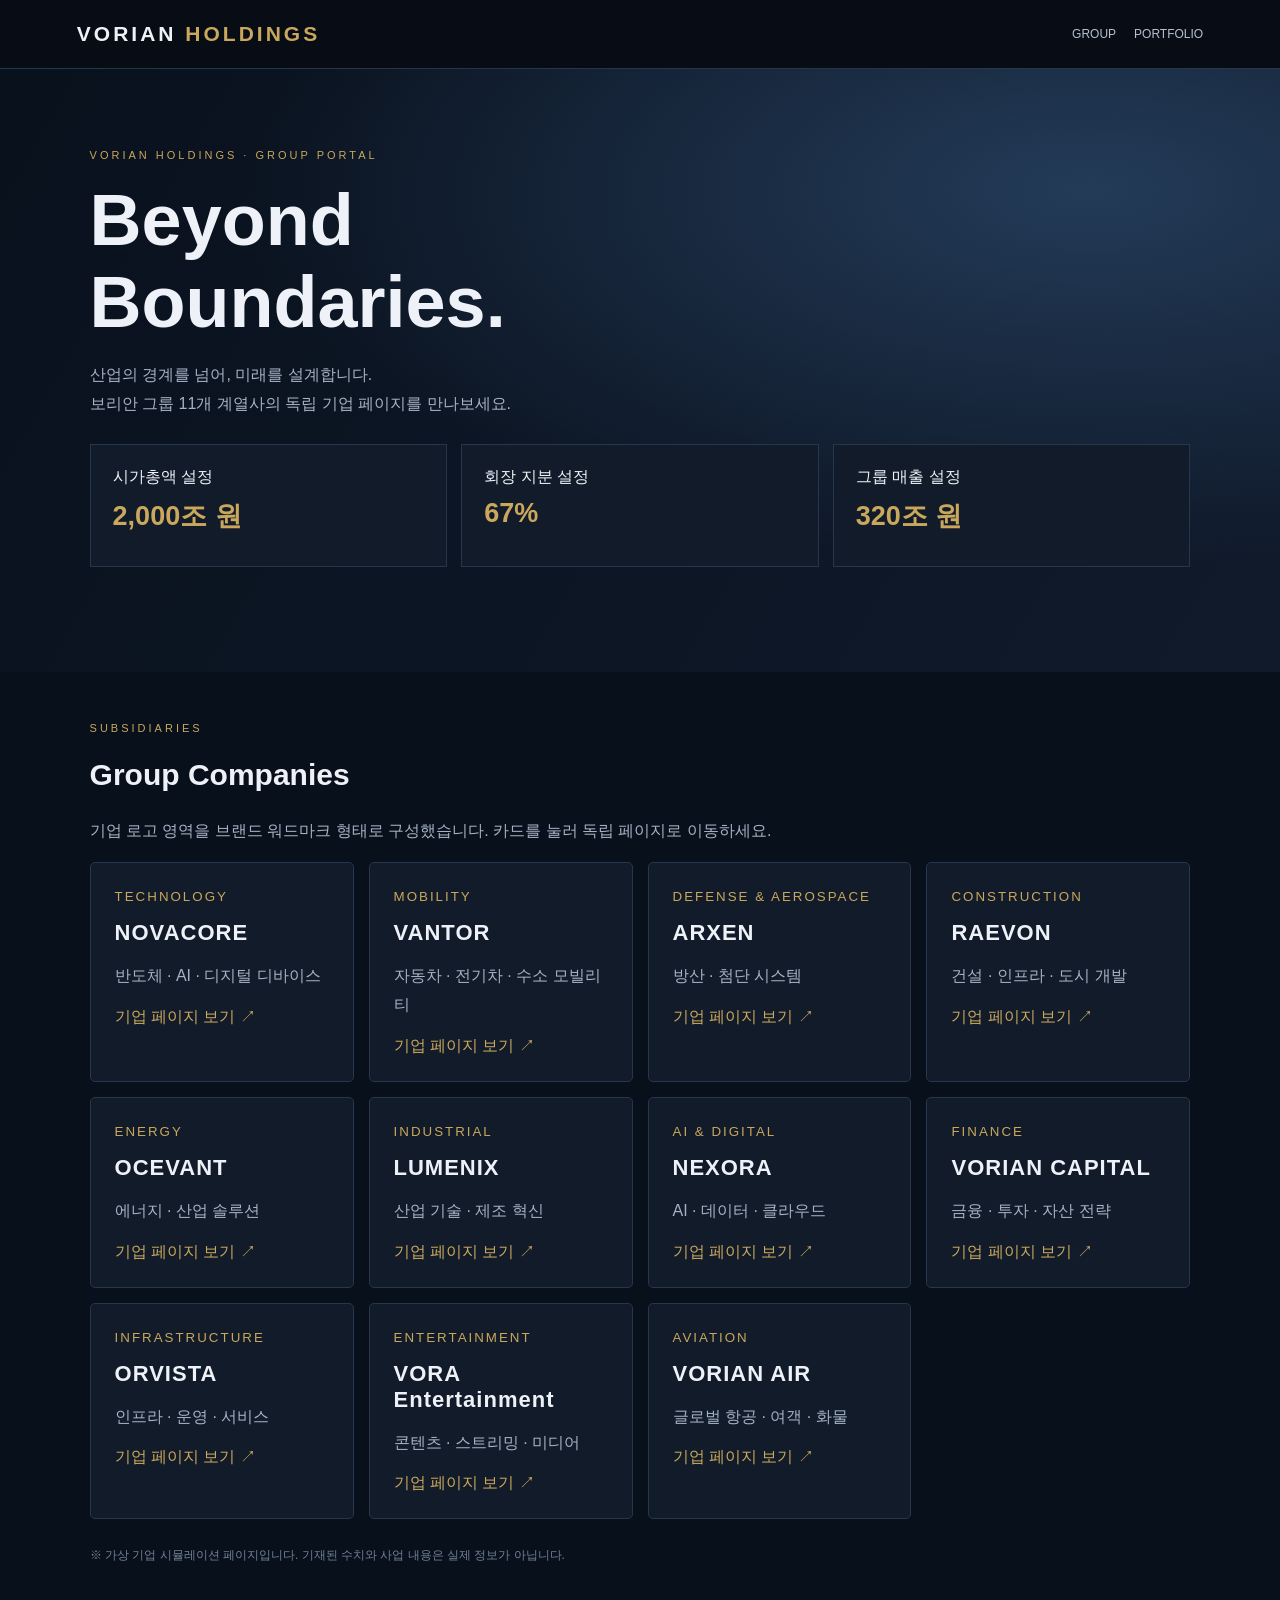
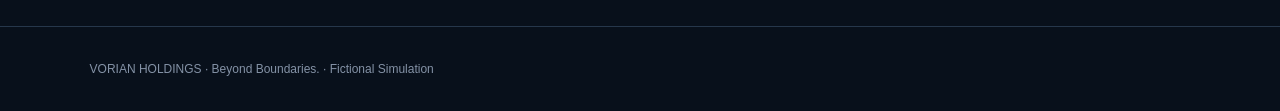
<file: index.html>
<!doctype html><html lang="ko"><head><meta charset="utf-8"><meta name="viewport" content="width=device-width,initial-scale=1"><title>VORIAN HOLDINGS</title><link rel="stylesheet" href="style.css"></head><body><header class="nav"><div class="brand">VORIAN <b>HOLDINGS</b></div><div class="navlinks"><a href="#about">GROUP</a><a href="#portfolio">PORTFOLIO</a></div></header><section class="hero" id="about"><div class="kicker">VORIAN HOLDINGS · GROUP PORTAL</div><h1>Beyond<br>Boundaries.</h1><p>산업의 경계를 넘어, 미래를 설계합니다.<br>보리안 그룹 11개 계열사의 독립 기업 페이지를 만나보세요.</p><div class="metrics"><div class="metric">시가총액 설정<strong>2,000조 원</strong></div><div class="metric">회장 지분 설정<strong>67%</strong></div><div class="metric">그룹 매출 설정<strong>320조 원</strong></div></div></section><section class="wrap" id="portfolio"><div class="kicker">SUBSIDIARIES</div><h2>Group Companies</h2><p class="muted">기업 로고 영역을 브랜드 워드마크 형태로 구성했습니다. 카드를 눌러 독립 페이지로 이동하세요.</p><div class="cards"><a class="card" href="companies/novacore.html"><small>TECHNOLOGY</small><div class="logo">NOVACORE</div><p class="muted">반도체 · AI · 디지털 디바이스</p><span class="gold">기업 페이지 보기 ↗</span></a><a class="card" href="companies/vantor.html"><small>MOBILITY</small><div class="logo">VANTOR</div><p class="muted">자동차 · 전기차 · 수소 모빌리티</p><span class="gold">기업 페이지 보기 ↗</span></a><a class="card" href="companies/arxen.html"><small>DEFENSE & AEROSPACE</small><div class="logo">ARXEN</div><p class="muted">방산 · 첨단 시스템</p><span class="gold">기업 페이지 보기 ↗</span></a><a class="card" href="companies/raevon.html"><small>CONSTRUCTION</small><div class="logo">RAEVON</div><p class="muted">건설 · 인프라 · 도시 개발</p><span class="gold">기업 페이지 보기 ↗</span></a><a class="card" href="companies/ocevant.html"><small>ENERGY</small><div class="logo">OCEVANT</div><p class="muted">에너지 · 산업 솔루션</p><span class="gold">기업 페이지 보기 ↗</span></a><a class="card" href="companies/lumenix.html"><small>INDUSTRIAL</small><div class="logo">LUMENIX</div><p class="muted">산업 기술 · 제조 혁신</p><span class="gold">기업 페이지 보기 ↗</span></a><a class="card" href="companies/nexora.html"><small>AI & DIGITAL</small><div class="logo">NEXORA</div><p class="muted">AI · 데이터 · 클라우드</p><span class="gold">기업 페이지 보기 ↗</span></a><a class="card" href="companies/vorian_capital.html"><small>FINANCE</small><div class="logo">VORIAN CAPITAL</div><p class="muted">금융 · 투자 · 자산 전략</p><span class="gold">기업 페이지 보기 ↗</span></a><a class="card" href="companies/orvista.html"><small>INFRASTRUCTURE</small><div class="logo">ORVISTA</div><p class="muted">인프라 · 운영 · 서비스</p><span class="gold">기업 페이지 보기 ↗</span></a><a class="card" href="companies/vora_entertainment.html"><small>ENTERTAINMENT</small><div class="logo">VORA Entertainment</div><p class="muted">콘텐츠 · 스트리밍 · 미디어</p><span class="gold">기업 페이지 보기 ↗</span></a><a class="card" href="companies/vorian_air.html"><small>AVIATION</small><div class="logo">VORIAN AIR</div><p class="muted">글로벌 항공 · 여객 · 화물</p><span class="gold">기업 페이지 보기 ↗</span></a></div><p class="notice">※ 가상 기업 시뮬레이션 페이지입니다. 기재된 수치와 사업 내용은 실제 정보가 아닙니다.</p></section><footer class="foot">VORIAN HOLDINGS · Beyond Boundaries. · Fictional Simulation</footer></body></html>
</file>
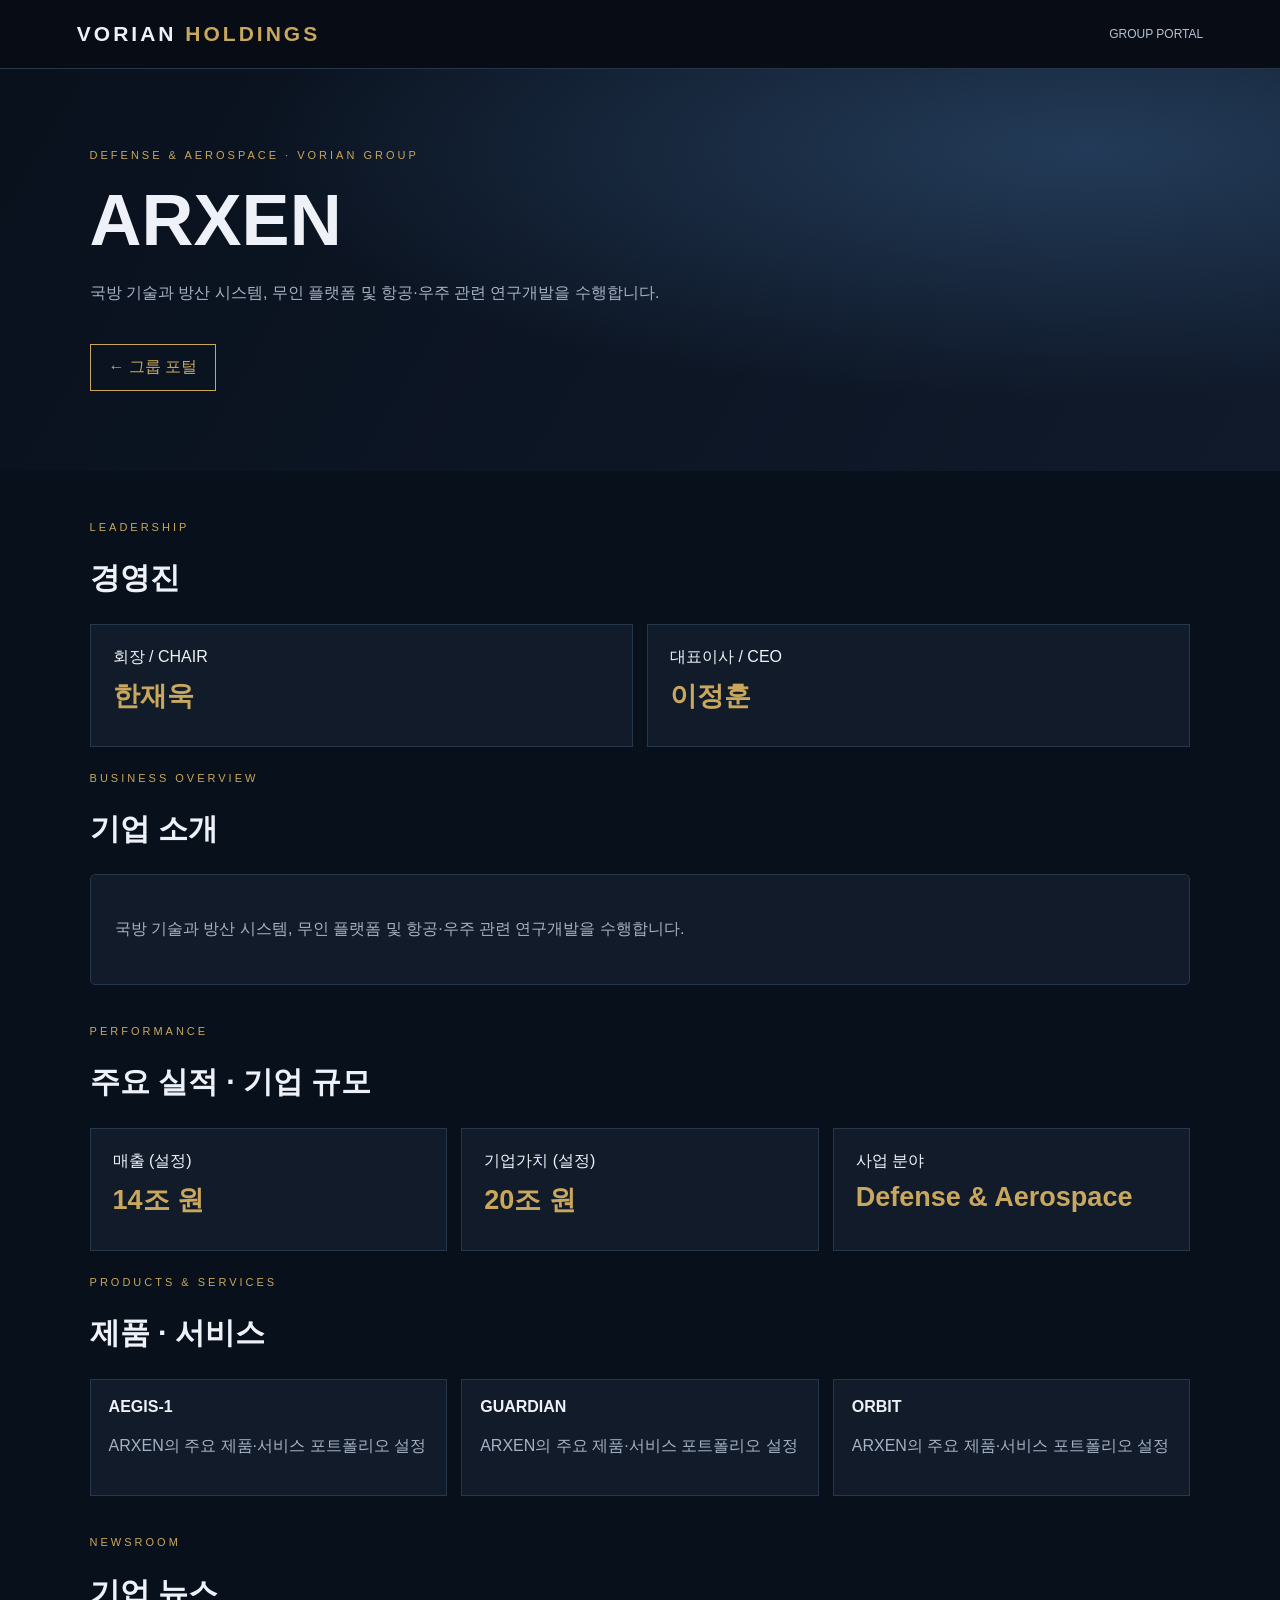
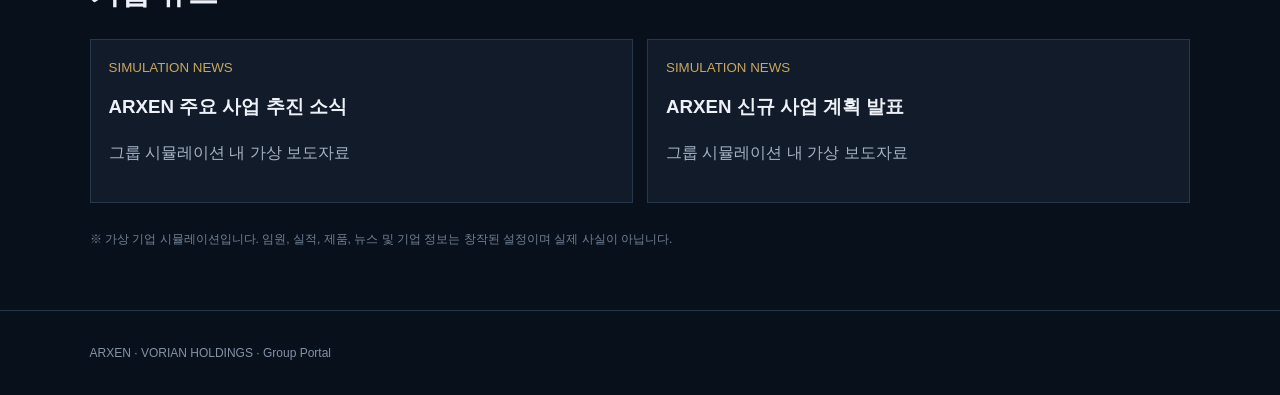
<file: arxen.html>
<!doctype html><html lang="ko"><head><meta charset="utf-8"><meta name="viewport" content="width=device-width,initial-scale=1"><title>ARXEN | VORIAN</title><link rel="stylesheet" href="../style.css"></head><body><header class="nav"><a class="brand" href="../index.html">VORIAN <b>HOLDINGS</b></a><div class="navlinks"><a href="../index.html">GROUP PORTAL</a></div></header><section class="hero"><div class="kicker">DEFENSE & AEROSPACE · VORIAN GROUP</div><h1>ARXEN</h1><p>국방 기술과 방산 시스템, 무인 플랫폼 및 항공·우주 관련 연구개발을 수행합니다.</p><a class="btn" href="../index.html">← 그룹 포털</a></section><section class="wrap"><div class="kicker">LEADERSHIP</div><h2>경영진</h2><div class="metrics"><div class="metric">회장 / CHAIR<strong>한재욱</strong></div><div class="metric">대표이사 / CEO<strong>이정훈</strong></div></div><div class="kicker">BUSINESS OVERVIEW</div><h2>기업 소개</h2><div class="box"><p class="muted">국방 기술과 방산 시스템, 무인 플랫폼 및 항공·우주 관련 연구개발을 수행합니다.</p></div><div class="kicker" style="margin-top:40px">PERFORMANCE</div><h2>주요 실적 · 기업 규모</h2><div class="metrics"><div class="metric">매출 (설정)<strong>14조 원</strong></div><div class="metric">기업가치 (설정)<strong>20조 원</strong></div><div class="metric">사업 분야<strong>Defense & Aerospace</strong></div></div><div class="kicker">PRODUCTS & SERVICES</div><h2>제품 · 서비스</h2><div class="list"><div class="item"><b>AEGIS-1</b><p class="muted">ARXEN의 주요 제품·서비스 포트폴리오 설정</p></div><div class="item"><b>GUARDIAN</b><p class="muted">ARXEN의 주요 제품·서비스 포트폴리오 설정</p></div><div class="item"><b>ORBIT</b><p class="muted">ARXEN의 주요 제품·서비스 포트폴리오 설정</p></div></div><div class="kicker" style="margin-top:40px">NEWSROOM</div><h2>기업 뉴스</h2><div class="list"><div class="item"><small class="gold">SIMULATION NEWS</small><h3>ARXEN 주요 사업 추진 소식</h3><p class="muted">그룹 시뮬레이션 내 가상 보도자료</p></div><div class="item"><small class="gold">SIMULATION NEWS</small><h3>ARXEN 신규 사업 계획 발표</h3><p class="muted">그룹 시뮬레이션 내 가상 보도자료</p></div></div><p class="notice">※ 가상 기업 시뮬레이션입니다. 임원, 실적, 제품, 뉴스 및 기업 정보는 창작된 설정이며 실제 사실이 아닙니다.</p></section><footer class="foot">ARXEN · VORIAN HOLDINGS · <a href="../index.html">Group Portal</a></footer></body></html>
</file>
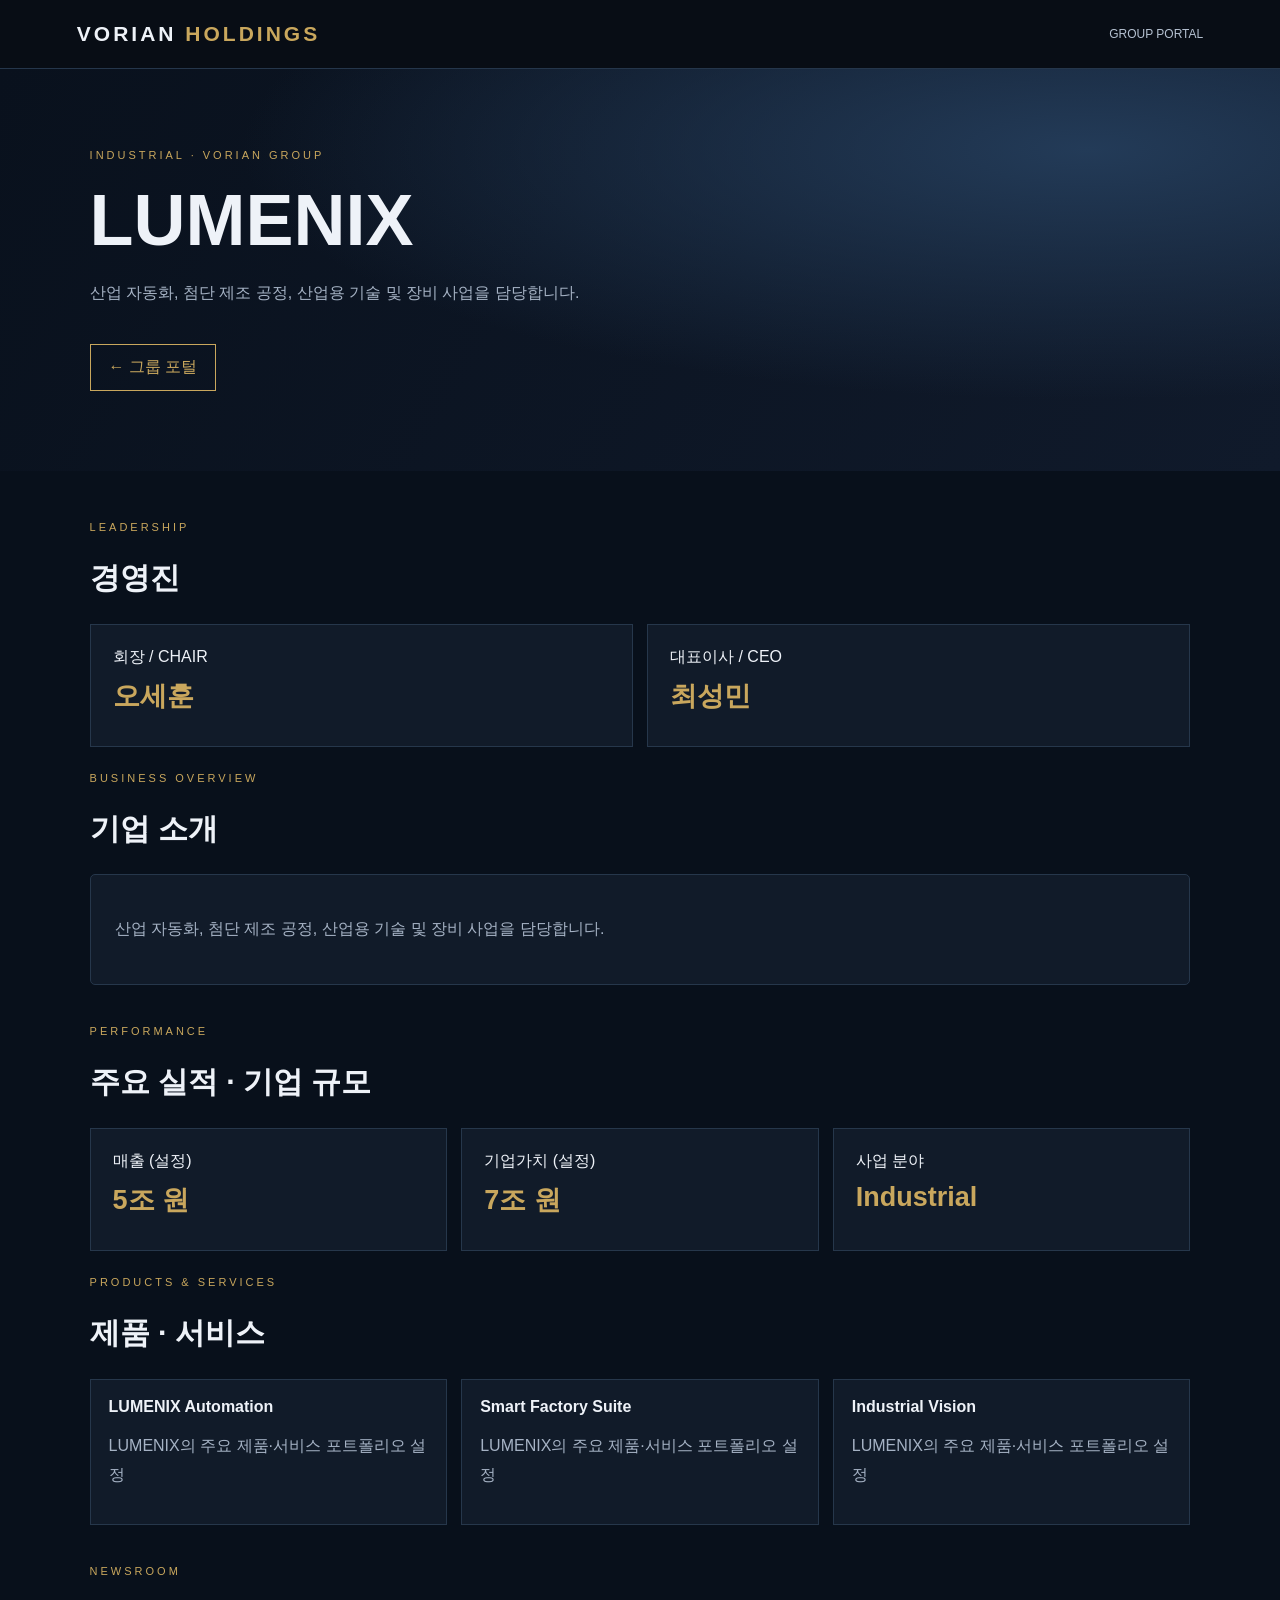
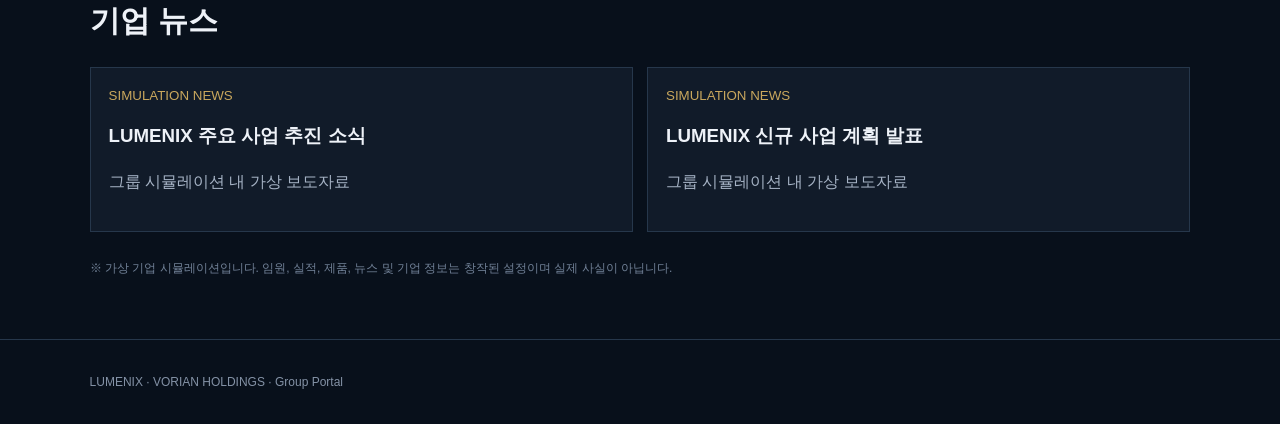
<file: lumenix.html>
<!doctype html><html lang="ko"><head><meta charset="utf-8"><meta name="viewport" content="width=device-width,initial-scale=1"><title>LUMENIX | VORIAN</title><link rel="stylesheet" href="../style.css"></head><body><header class="nav"><a class="brand" href="../index.html">VORIAN <b>HOLDINGS</b></a><div class="navlinks"><a href="../index.html">GROUP PORTAL</a></div></header><section class="hero"><div class="kicker">INDUSTRIAL · VORIAN GROUP</div><h1>LUMENIX</h1><p>산업 자동화, 첨단 제조 공정, 산업용 기술 및 장비 사업을 담당합니다.</p><a class="btn" href="../index.html">← 그룹 포털</a></section><section class="wrap"><div class="kicker">LEADERSHIP</div><h2>경영진</h2><div class="metrics"><div class="metric">회장 / CHAIR<strong>오세훈</strong></div><div class="metric">대표이사 / CEO<strong>최성민</strong></div></div><div class="kicker">BUSINESS OVERVIEW</div><h2>기업 소개</h2><div class="box"><p class="muted">산업 자동화, 첨단 제조 공정, 산업용 기술 및 장비 사업을 담당합니다.</p></div><div class="kicker" style="margin-top:40px">PERFORMANCE</div><h2>주요 실적 · 기업 규모</h2><div class="metrics"><div class="metric">매출 (설정)<strong>5조 원</strong></div><div class="metric">기업가치 (설정)<strong>7조 원</strong></div><div class="metric">사업 분야<strong>Industrial</strong></div></div><div class="kicker">PRODUCTS & SERVICES</div><h2>제품 · 서비스</h2><div class="list"><div class="item"><b>LUMENIX Automation</b><p class="muted">LUMENIX의 주요 제품·서비스 포트폴리오 설정</p></div><div class="item"><b>Smart Factory Suite</b><p class="muted">LUMENIX의 주요 제품·서비스 포트폴리오 설정</p></div><div class="item"><b>Industrial Vision</b><p class="muted">LUMENIX의 주요 제품·서비스 포트폴리오 설정</p></div></div><div class="kicker" style="margin-top:40px">NEWSROOM</div><h2>기업 뉴스</h2><div class="list"><div class="item"><small class="gold">SIMULATION NEWS</small><h3>LUMENIX 주요 사업 추진 소식</h3><p class="muted">그룹 시뮬레이션 내 가상 보도자료</p></div><div class="item"><small class="gold">SIMULATION NEWS</small><h3>LUMENIX 신규 사업 계획 발표</h3><p class="muted">그룹 시뮬레이션 내 가상 보도자료</p></div></div><p class="notice">※ 가상 기업 시뮬레이션입니다. 임원, 실적, 제품, 뉴스 및 기업 정보는 창작된 설정이며 실제 사실이 아닙니다.</p></section><footer class="foot">LUMENIX · VORIAN HOLDINGS · <a href="../index.html">Group Portal</a></footer></body></html>
</file>
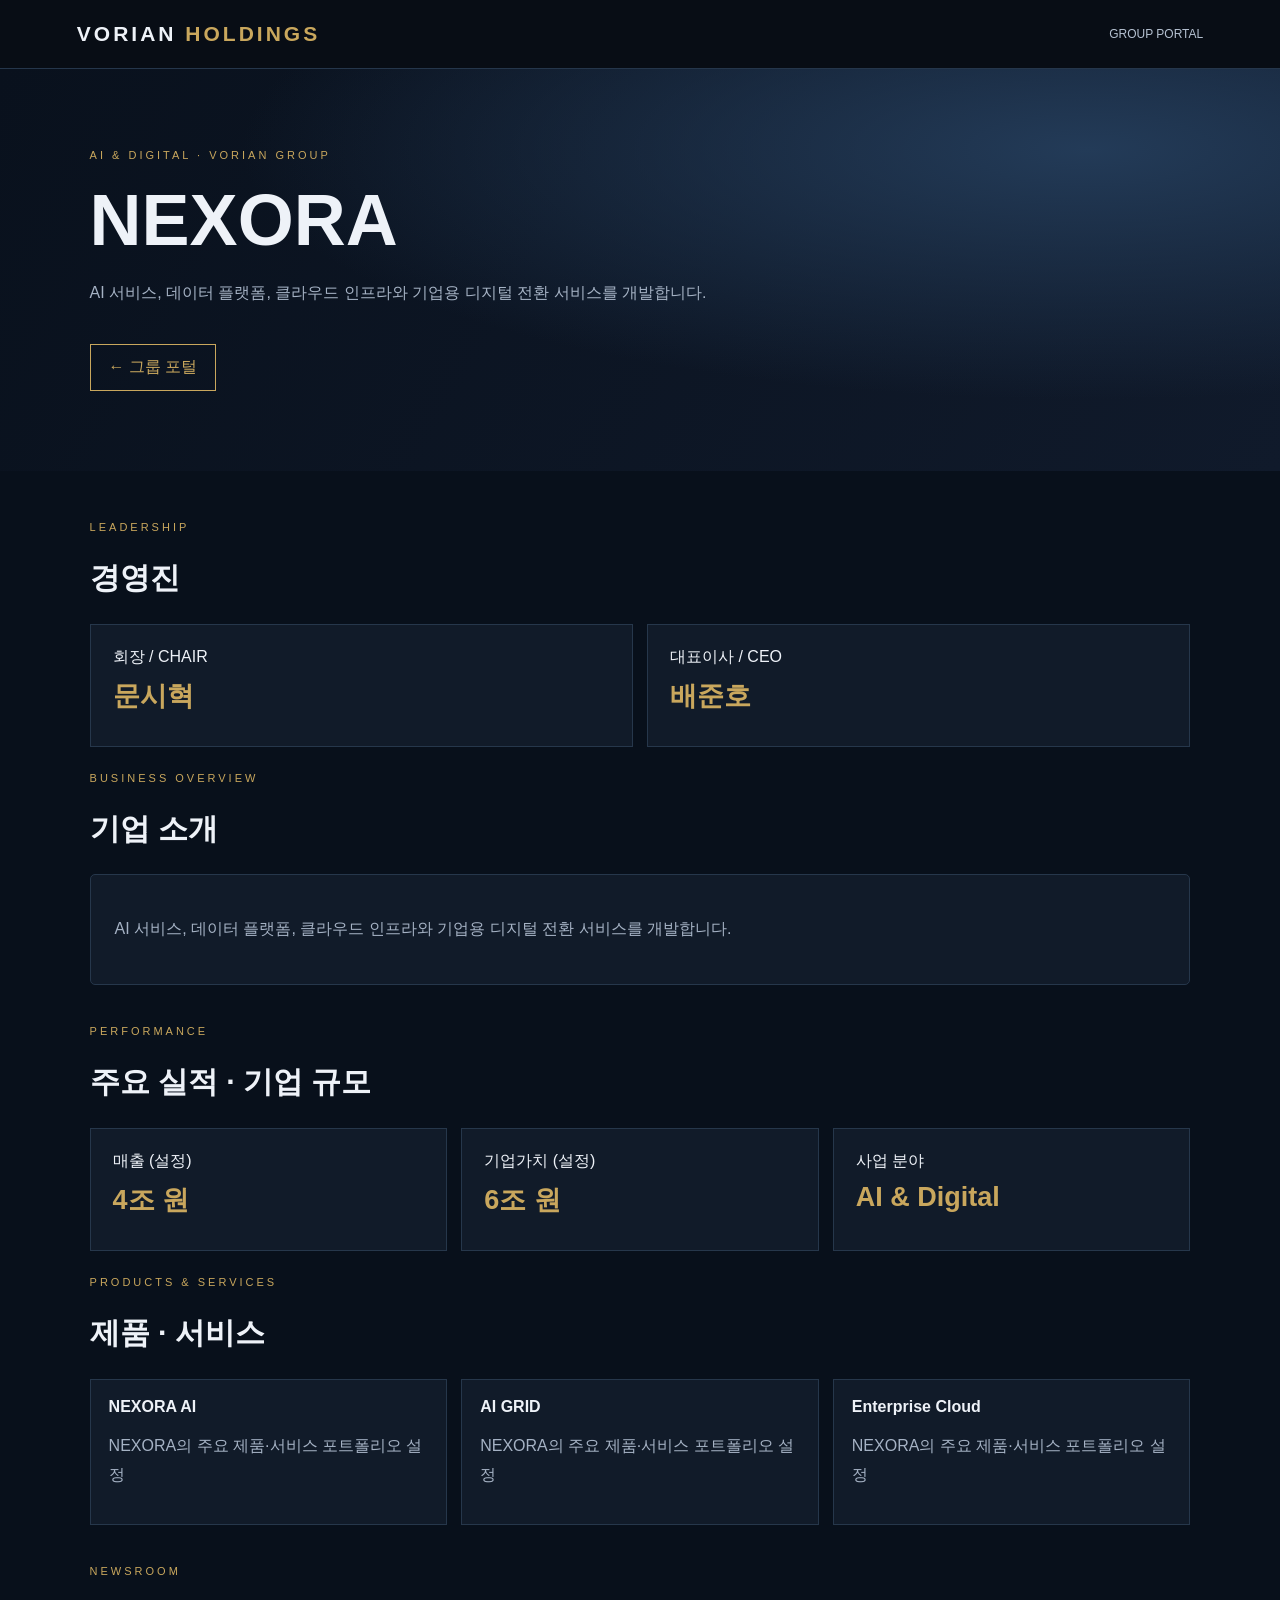
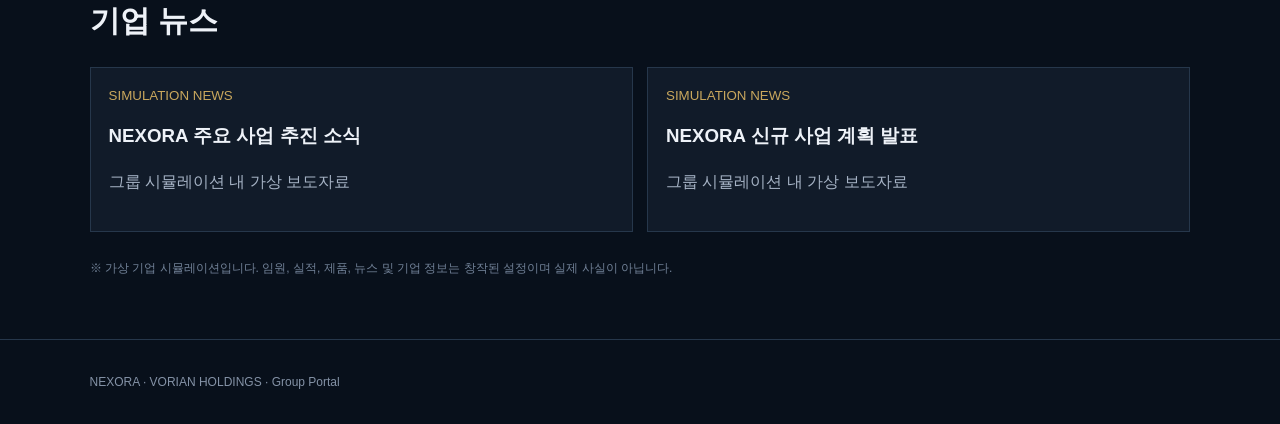
<file: nexora.html>
<!doctype html><html lang="ko"><head><meta charset="utf-8"><meta name="viewport" content="width=device-width,initial-scale=1"><title>NEXORA | VORIAN</title><link rel="stylesheet" href="../style.css"></head><body><header class="nav"><a class="brand" href="../index.html">VORIAN <b>HOLDINGS</b></a><div class="navlinks"><a href="../index.html">GROUP PORTAL</a></div></header><section class="hero"><div class="kicker">AI & DIGITAL · VORIAN GROUP</div><h1>NEXORA</h1><p>AI 서비스, 데이터 플랫폼, 클라우드 인프라와 기업용 디지털 전환 서비스를 개발합니다.</p><a class="btn" href="../index.html">← 그룹 포털</a></section><section class="wrap"><div class="kicker">LEADERSHIP</div><h2>경영진</h2><div class="metrics"><div class="metric">회장 / CHAIR<strong>문시혁</strong></div><div class="metric">대표이사 / CEO<strong>배준호</strong></div></div><div class="kicker">BUSINESS OVERVIEW</div><h2>기업 소개</h2><div class="box"><p class="muted">AI 서비스, 데이터 플랫폼, 클라우드 인프라와 기업용 디지털 전환 서비스를 개발합니다.</p></div><div class="kicker" style="margin-top:40px">PERFORMANCE</div><h2>주요 실적 · 기업 규모</h2><div class="metrics"><div class="metric">매출 (설정)<strong>4조 원</strong></div><div class="metric">기업가치 (설정)<strong>6조 원</strong></div><div class="metric">사업 분야<strong>AI & Digital</strong></div></div><div class="kicker">PRODUCTS & SERVICES</div><h2>제품 · 서비스</h2><div class="list"><div class="item"><b>NEXORA AI</b><p class="muted">NEXORA의 주요 제품·서비스 포트폴리오 설정</p></div><div class="item"><b>AI GRID</b><p class="muted">NEXORA의 주요 제품·서비스 포트폴리오 설정</p></div><div class="item"><b>Enterprise Cloud</b><p class="muted">NEXORA의 주요 제품·서비스 포트폴리오 설정</p></div></div><div class="kicker" style="margin-top:40px">NEWSROOM</div><h2>기업 뉴스</h2><div class="list"><div class="item"><small class="gold">SIMULATION NEWS</small><h3>NEXORA 주요 사업 추진 소식</h3><p class="muted">그룹 시뮬레이션 내 가상 보도자료</p></div><div class="item"><small class="gold">SIMULATION NEWS</small><h3>NEXORA 신규 사업 계획 발표</h3><p class="muted">그룹 시뮬레이션 내 가상 보도자료</p></div></div><p class="notice">※ 가상 기업 시뮬레이션입니다. 임원, 실적, 제품, 뉴스 및 기업 정보는 창작된 설정이며 실제 사실이 아닙니다.</p></section><footer class="foot">NEXORA · VORIAN HOLDINGS · <a href="../index.html">Group Portal</a></footer></body></html>
</file>
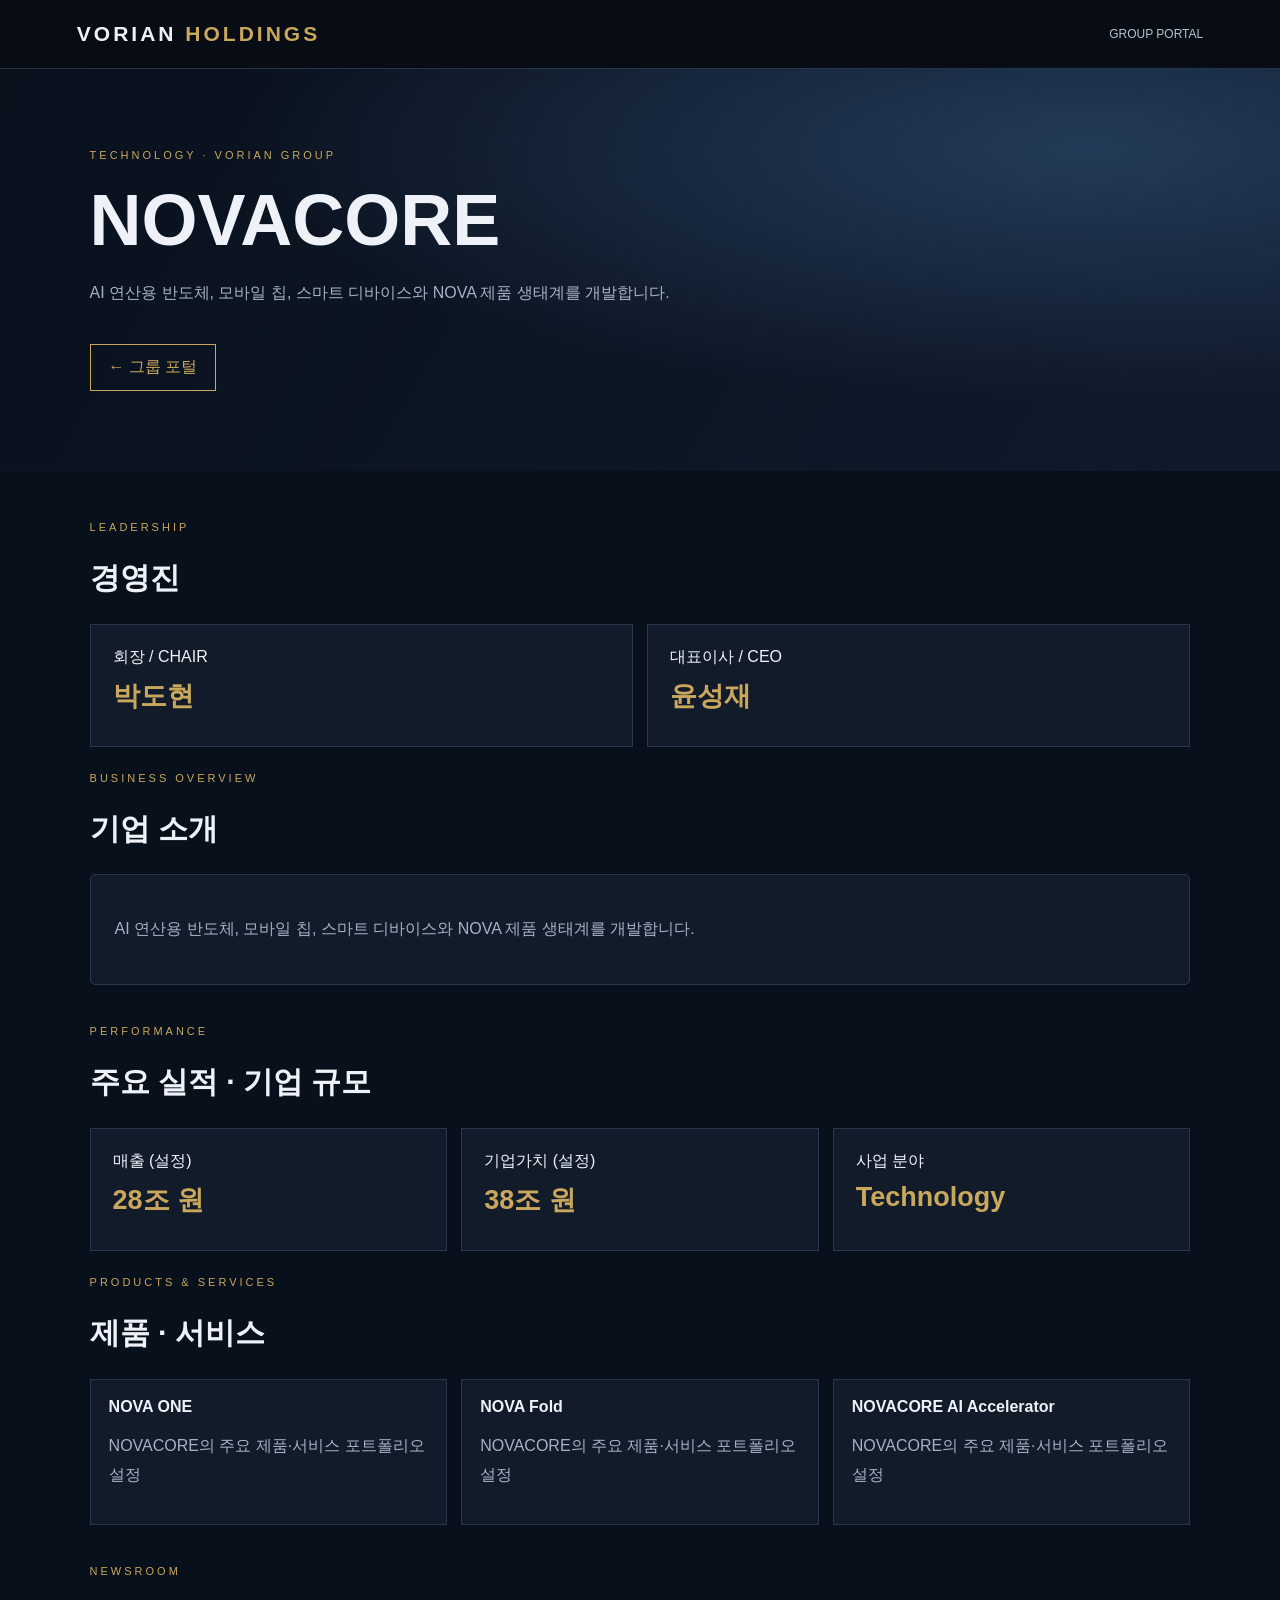
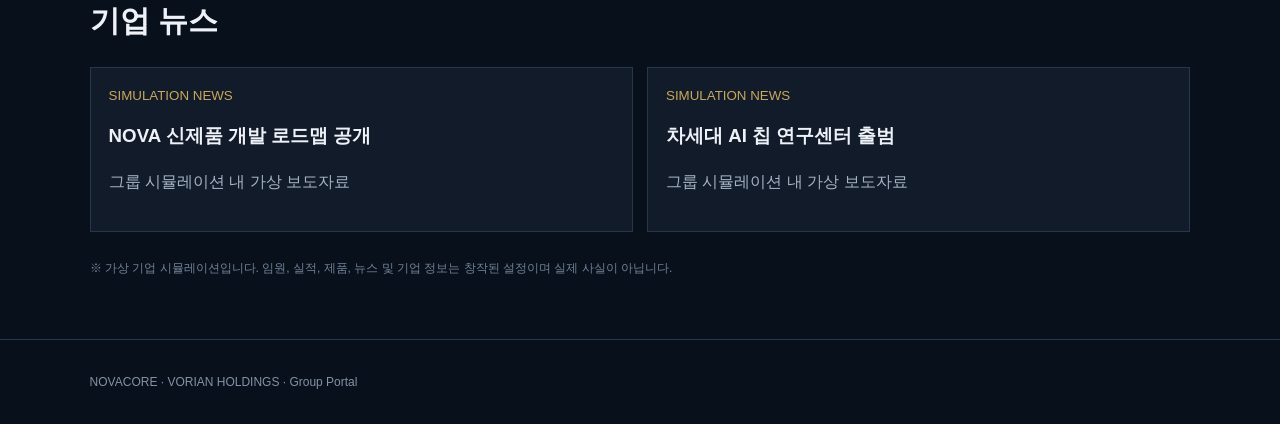
<file: novacore.html>
<!doctype html><html lang="ko"><head><meta charset="utf-8"><meta name="viewport" content="width=device-width,initial-scale=1"><title>NOVACORE | VORIAN</title><link rel="stylesheet" href="../style.css"></head><body><header class="nav"><a class="brand" href="../index.html">VORIAN <b>HOLDINGS</b></a><div class="navlinks"><a href="../index.html">GROUP PORTAL</a></div></header><section class="hero"><div class="kicker">TECHNOLOGY · VORIAN GROUP</div><h1>NOVACORE</h1><p>AI 연산용 반도체, 모바일 칩, 스마트 디바이스와 NOVA 제품 생태계를 개발합니다.</p><a class="btn" href="../index.html">← 그룹 포털</a></section><section class="wrap"><div class="kicker">LEADERSHIP</div><h2>경영진</h2><div class="metrics"><div class="metric">회장 / CHAIR<strong>박도현</strong></div><div class="metric">대표이사 / CEO<strong>윤성재</strong></div></div><div class="kicker">BUSINESS OVERVIEW</div><h2>기업 소개</h2><div class="box"><p class="muted">AI 연산용 반도체, 모바일 칩, 스마트 디바이스와 NOVA 제품 생태계를 개발합니다.</p></div><div class="kicker" style="margin-top:40px">PERFORMANCE</div><h2>주요 실적 · 기업 규모</h2><div class="metrics"><div class="metric">매출 (설정)<strong>28조 원</strong></div><div class="metric">기업가치 (설정)<strong>38조 원</strong></div><div class="metric">사업 분야<strong>Technology</strong></div></div><div class="kicker">PRODUCTS & SERVICES</div><h2>제품 · 서비스</h2><div class="list"><div class="item"><b>NOVA ONE</b><p class="muted">NOVACORE의 주요 제품·서비스 포트폴리오 설정</p></div><div class="item"><b>NOVA Fold</b><p class="muted">NOVACORE의 주요 제품·서비스 포트폴리오 설정</p></div><div class="item"><b>NOVACORE AI Accelerator</b><p class="muted">NOVACORE의 주요 제품·서비스 포트폴리오 설정</p></div></div><div class="kicker" style="margin-top:40px">NEWSROOM</div><h2>기업 뉴스</h2><div class="list"><div class="item"><small class="gold">SIMULATION NEWS</small><h3>NOVA 신제품 개발 로드맵 공개</h3><p class="muted">그룹 시뮬레이션 내 가상 보도자료</p></div><div class="item"><small class="gold">SIMULATION NEWS</small><h3>차세대 AI 칩 연구센터 출범</h3><p class="muted">그룹 시뮬레이션 내 가상 보도자료</p></div></div><p class="notice">※ 가상 기업 시뮬레이션입니다. 임원, 실적, 제품, 뉴스 및 기업 정보는 창작된 설정이며 실제 사실이 아닙니다.</p></section><footer class="foot">NOVACORE · VORIAN HOLDINGS · <a href="../index.html">Group Portal</a></footer></body></html>
</file>
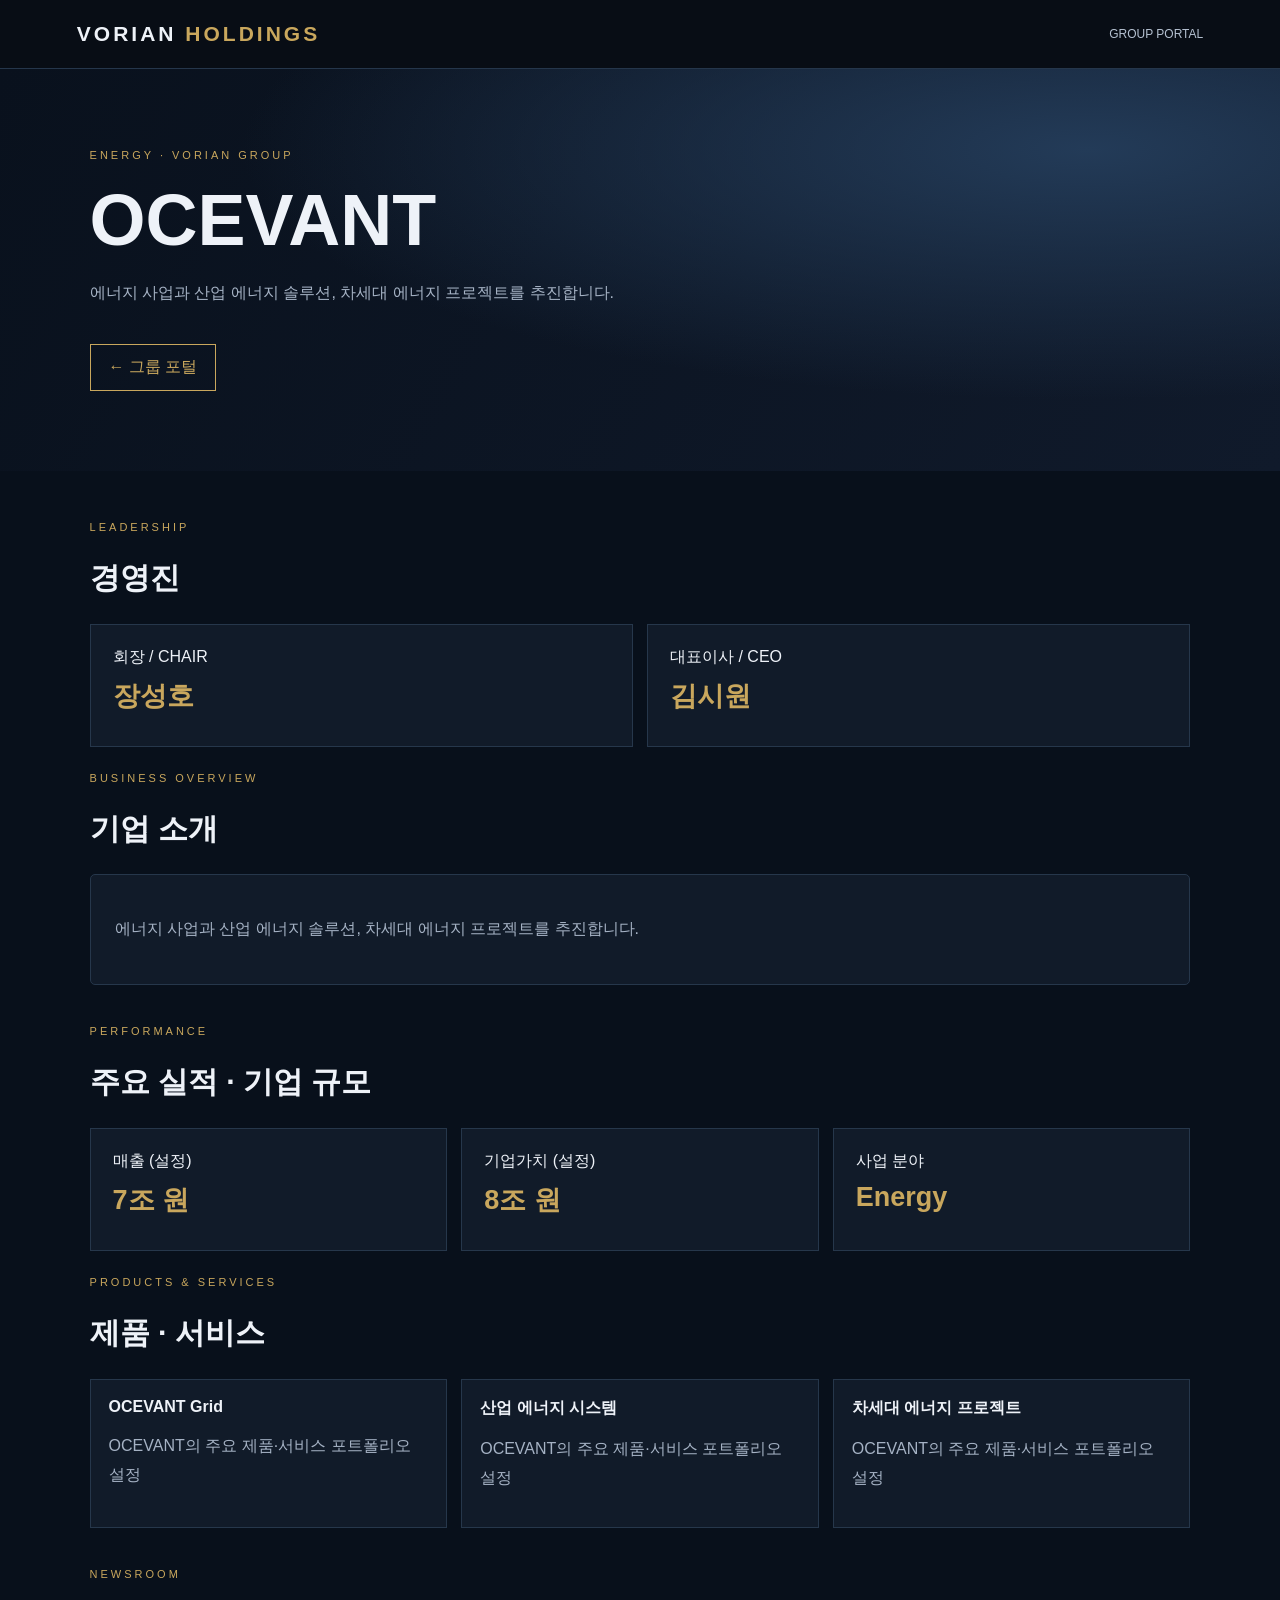
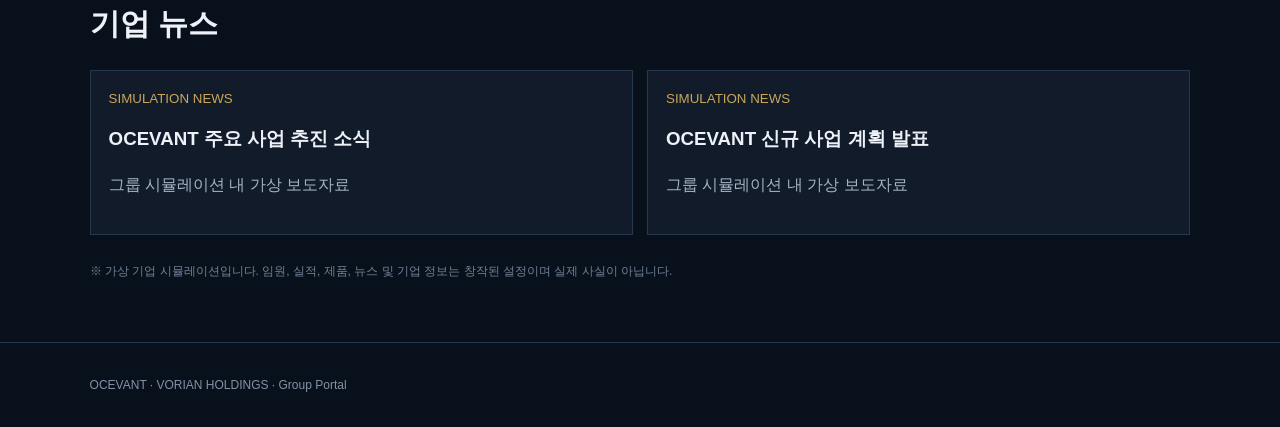
<file: ocevant.html>
<!doctype html><html lang="ko"><head><meta charset="utf-8"><meta name="viewport" content="width=device-width,initial-scale=1"><title>OCEVANT | VORIAN</title><link rel="stylesheet" href="../style.css"></head><body><header class="nav"><a class="brand" href="../index.html">VORIAN <b>HOLDINGS</b></a><div class="navlinks"><a href="../index.html">GROUP PORTAL</a></div></header><section class="hero"><div class="kicker">ENERGY · VORIAN GROUP</div><h1>OCEVANT</h1><p>에너지 사업과 산업 에너지 솔루션, 차세대 에너지 프로젝트를 추진합니다.</p><a class="btn" href="../index.html">← 그룹 포털</a></section><section class="wrap"><div class="kicker">LEADERSHIP</div><h2>경영진</h2><div class="metrics"><div class="metric">회장 / CHAIR<strong>장성호</strong></div><div class="metric">대표이사 / CEO<strong>김시원</strong></div></div><div class="kicker">BUSINESS OVERVIEW</div><h2>기업 소개</h2><div class="box"><p class="muted">에너지 사업과 산업 에너지 솔루션, 차세대 에너지 프로젝트를 추진합니다.</p></div><div class="kicker" style="margin-top:40px">PERFORMANCE</div><h2>주요 실적 · 기업 규모</h2><div class="metrics"><div class="metric">매출 (설정)<strong>7조 원</strong></div><div class="metric">기업가치 (설정)<strong>8조 원</strong></div><div class="metric">사업 분야<strong>Energy</strong></div></div><div class="kicker">PRODUCTS & SERVICES</div><h2>제품 · 서비스</h2><div class="list"><div class="item"><b>OCEVANT Grid</b><p class="muted">OCEVANT의 주요 제품·서비스 포트폴리오 설정</p></div><div class="item"><b>산업 에너지 시스템</b><p class="muted">OCEVANT의 주요 제품·서비스 포트폴리오 설정</p></div><div class="item"><b>차세대 에너지 프로젝트</b><p class="muted">OCEVANT의 주요 제품·서비스 포트폴리오 설정</p></div></div><div class="kicker" style="margin-top:40px">NEWSROOM</div><h2>기업 뉴스</h2><div class="list"><div class="item"><small class="gold">SIMULATION NEWS</small><h3>OCEVANT 주요 사업 추진 소식</h3><p class="muted">그룹 시뮬레이션 내 가상 보도자료</p></div><div class="item"><small class="gold">SIMULATION NEWS</small><h3>OCEVANT 신규 사업 계획 발표</h3><p class="muted">그룹 시뮬레이션 내 가상 보도자료</p></div></div><p class="notice">※ 가상 기업 시뮬레이션입니다. 임원, 실적, 제품, 뉴스 및 기업 정보는 창작된 설정이며 실제 사실이 아닙니다.</p></section><footer class="foot">OCEVANT · VORIAN HOLDINGS · <a href="../index.html">Group Portal</a></footer></body></html>
</file>
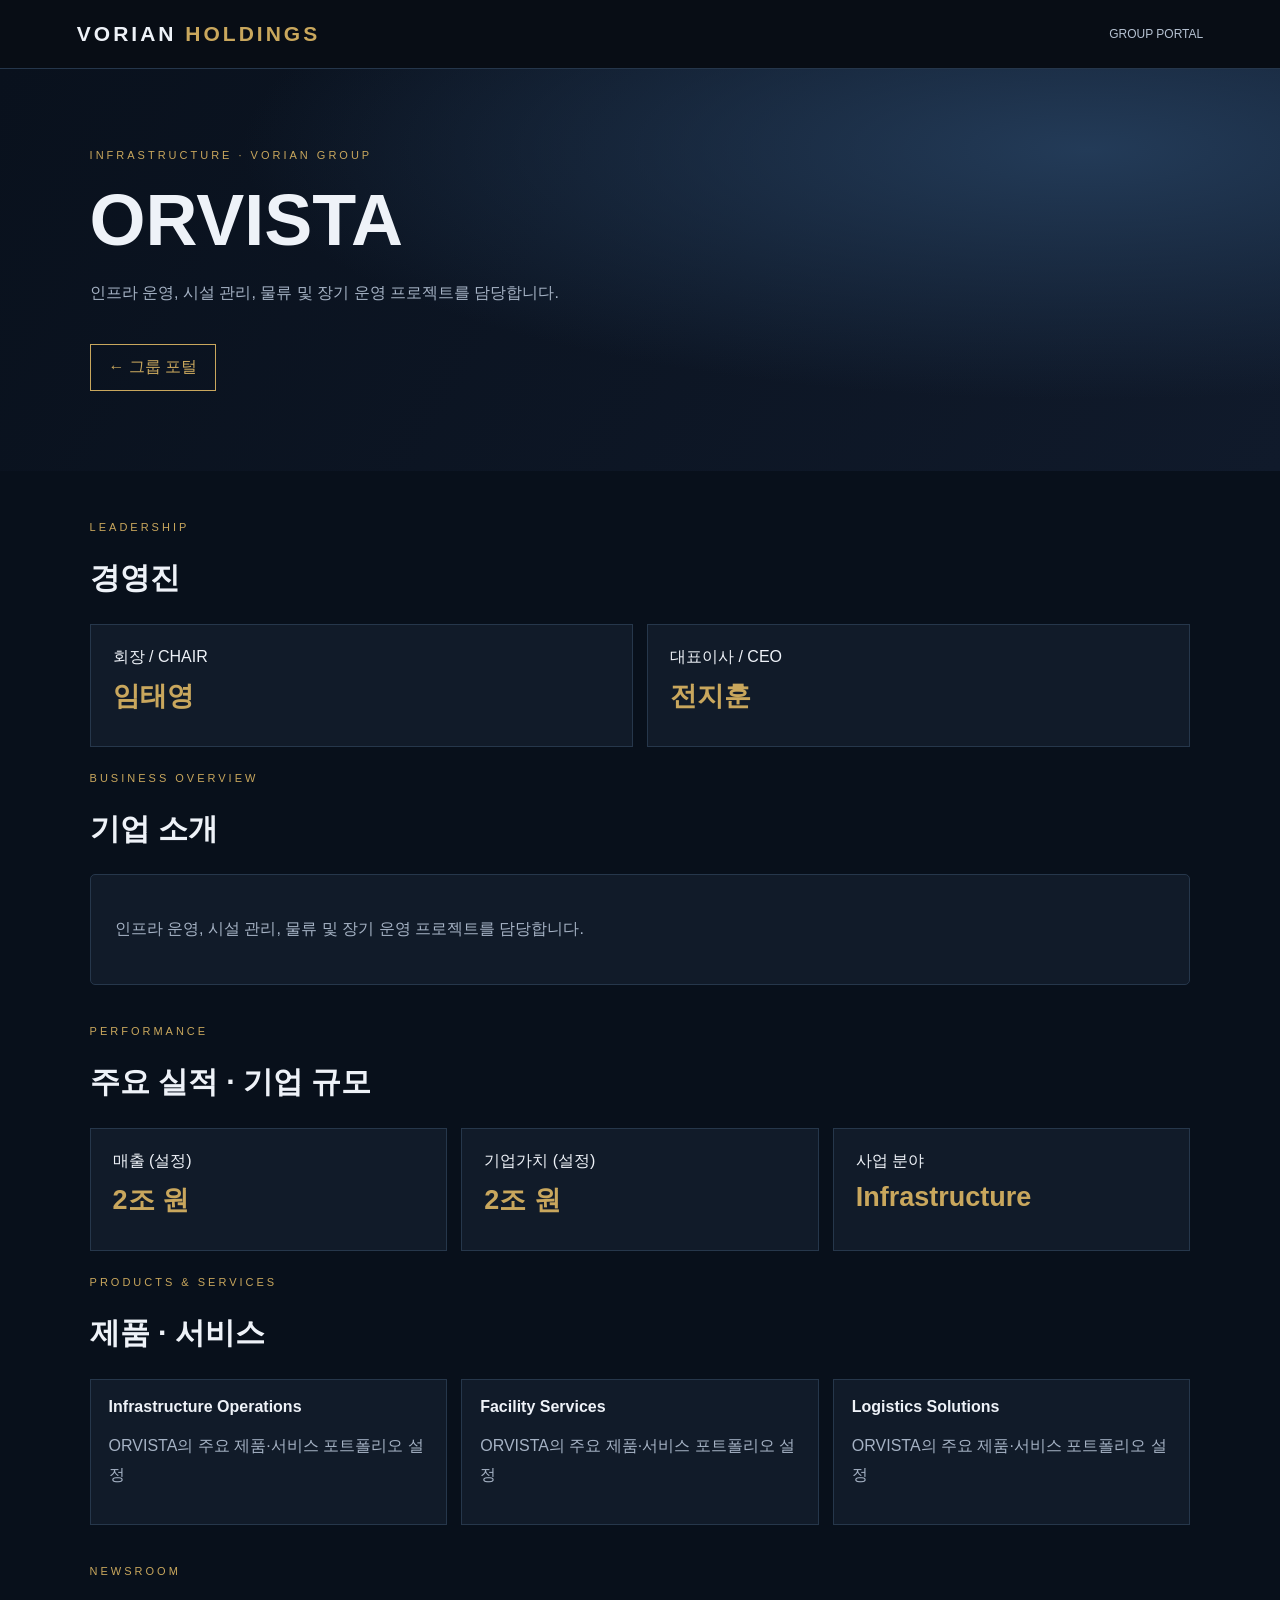
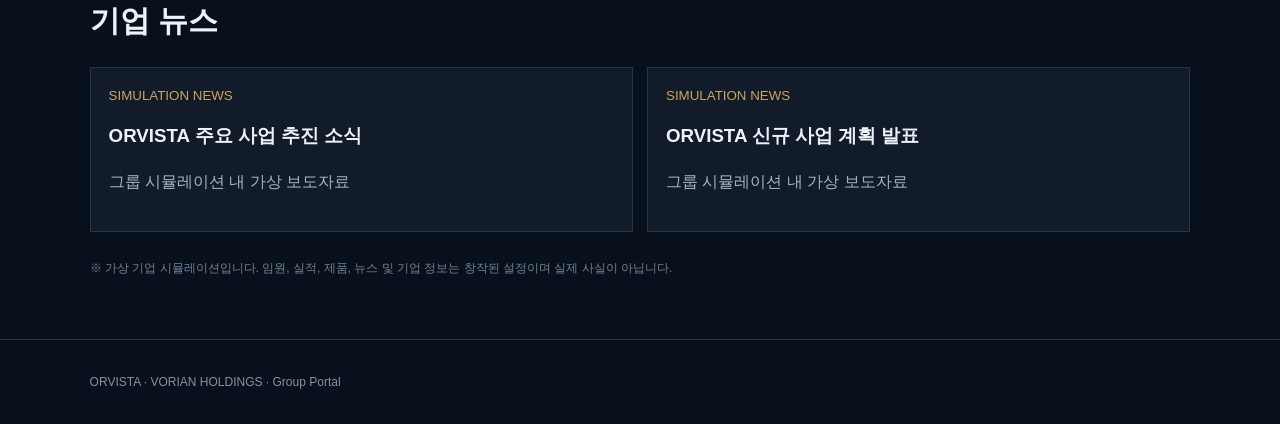
<file: orvista.html>
<!doctype html><html lang="ko"><head><meta charset="utf-8"><meta name="viewport" content="width=device-width,initial-scale=1"><title>ORVISTA | VORIAN</title><link rel="stylesheet" href="../style.css"></head><body><header class="nav"><a class="brand" href="../index.html">VORIAN <b>HOLDINGS</b></a><div class="navlinks"><a href="../index.html">GROUP PORTAL</a></div></header><section class="hero"><div class="kicker">INFRASTRUCTURE · VORIAN GROUP</div><h1>ORVISTA</h1><p>인프라 운영, 시설 관리, 물류 및 장기 운영 프로젝트를 담당합니다.</p><a class="btn" href="../index.html">← 그룹 포털</a></section><section class="wrap"><div class="kicker">LEADERSHIP</div><h2>경영진</h2><div class="metrics"><div class="metric">회장 / CHAIR<strong>임태영</strong></div><div class="metric">대표이사 / CEO<strong>전지훈</strong></div></div><div class="kicker">BUSINESS OVERVIEW</div><h2>기업 소개</h2><div class="box"><p class="muted">인프라 운영, 시설 관리, 물류 및 장기 운영 프로젝트를 담당합니다.</p></div><div class="kicker" style="margin-top:40px">PERFORMANCE</div><h2>주요 실적 · 기업 규모</h2><div class="metrics"><div class="metric">매출 (설정)<strong>2조 원</strong></div><div class="metric">기업가치 (설정)<strong>2조 원</strong></div><div class="metric">사업 분야<strong>Infrastructure</strong></div></div><div class="kicker">PRODUCTS & SERVICES</div><h2>제품 · 서비스</h2><div class="list"><div class="item"><b>Infrastructure Operations</b><p class="muted">ORVISTA의 주요 제품·서비스 포트폴리오 설정</p></div><div class="item"><b>Facility Services</b><p class="muted">ORVISTA의 주요 제품·서비스 포트폴리오 설정</p></div><div class="item"><b>Logistics Solutions</b><p class="muted">ORVISTA의 주요 제품·서비스 포트폴리오 설정</p></div></div><div class="kicker" style="margin-top:40px">NEWSROOM</div><h2>기업 뉴스</h2><div class="list"><div class="item"><small class="gold">SIMULATION NEWS</small><h3>ORVISTA 주요 사업 추진 소식</h3><p class="muted">그룹 시뮬레이션 내 가상 보도자료</p></div><div class="item"><small class="gold">SIMULATION NEWS</small><h3>ORVISTA 신규 사업 계획 발표</h3><p class="muted">그룹 시뮬레이션 내 가상 보도자료</p></div></div><p class="notice">※ 가상 기업 시뮬레이션입니다. 임원, 실적, 제품, 뉴스 및 기업 정보는 창작된 설정이며 실제 사실이 아닙니다.</p></section><footer class="foot">ORVISTA · VORIAN HOLDINGS · <a href="../index.html">Group Portal</a></footer></body></html>
</file>
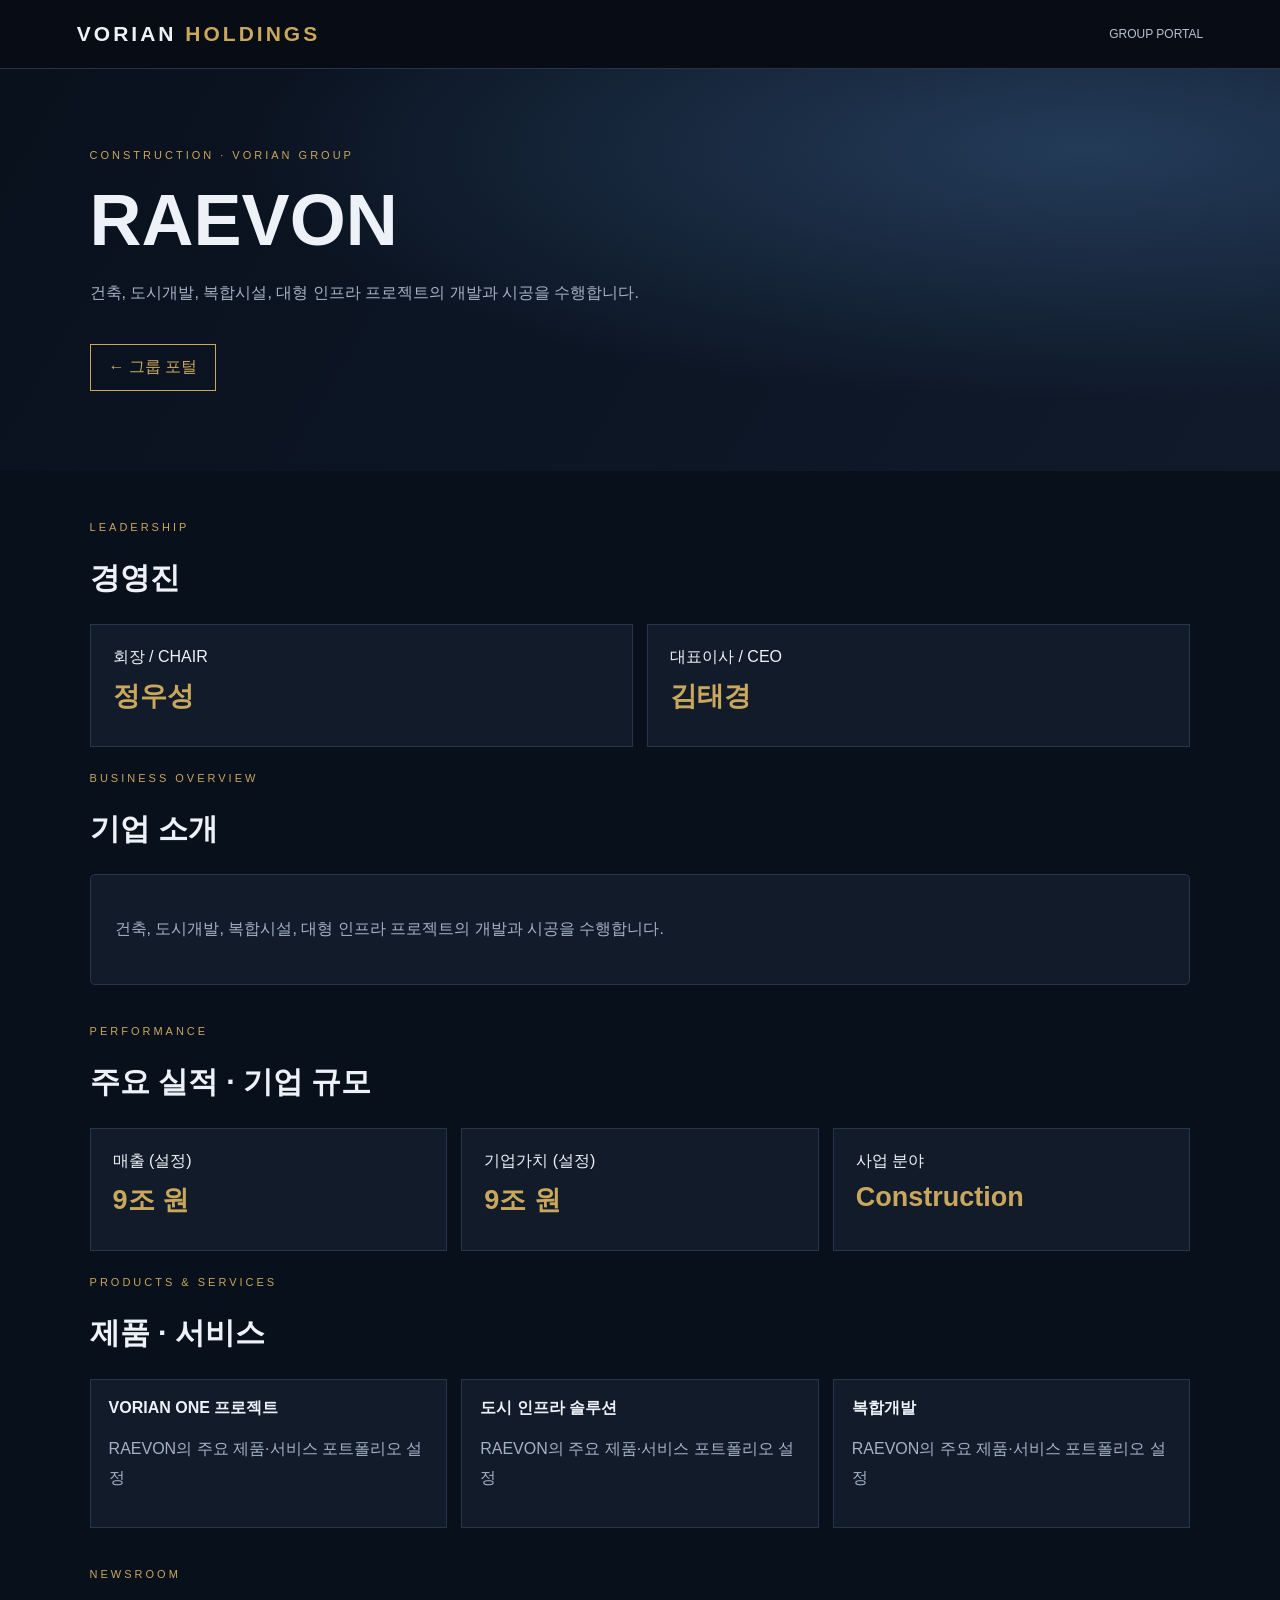
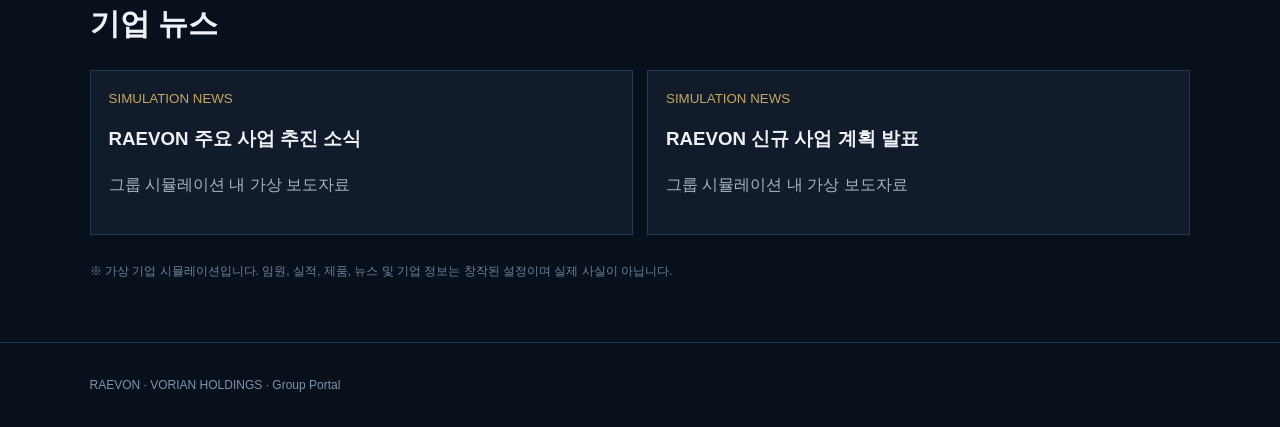
<file: raevon.html>
<!doctype html><html lang="ko"><head><meta charset="utf-8"><meta name="viewport" content="width=device-width,initial-scale=1"><title>RAEVON | VORIAN</title><link rel="stylesheet" href="../style.css"></head><body><header class="nav"><a class="brand" href="../index.html">VORIAN <b>HOLDINGS</b></a><div class="navlinks"><a href="../index.html">GROUP PORTAL</a></div></header><section class="hero"><div class="kicker">CONSTRUCTION · VORIAN GROUP</div><h1>RAEVON</h1><p>건축, 도시개발, 복합시설, 대형 인프라 프로젝트의 개발과 시공을 수행합니다.</p><a class="btn" href="../index.html">← 그룹 포털</a></section><section class="wrap"><div class="kicker">LEADERSHIP</div><h2>경영진</h2><div class="metrics"><div class="metric">회장 / CHAIR<strong>정우성</strong></div><div class="metric">대표이사 / CEO<strong>김태경</strong></div></div><div class="kicker">BUSINESS OVERVIEW</div><h2>기업 소개</h2><div class="box"><p class="muted">건축, 도시개발, 복합시설, 대형 인프라 프로젝트의 개발과 시공을 수행합니다.</p></div><div class="kicker" style="margin-top:40px">PERFORMANCE</div><h2>주요 실적 · 기업 규모</h2><div class="metrics"><div class="metric">매출 (설정)<strong>9조 원</strong></div><div class="metric">기업가치 (설정)<strong>9조 원</strong></div><div class="metric">사업 분야<strong>Construction</strong></div></div><div class="kicker">PRODUCTS & SERVICES</div><h2>제품 · 서비스</h2><div class="list"><div class="item"><b>VORIAN ONE 프로젝트</b><p class="muted">RAEVON의 주요 제품·서비스 포트폴리오 설정</p></div><div class="item"><b>도시 인프라 솔루션</b><p class="muted">RAEVON의 주요 제품·서비스 포트폴리오 설정</p></div><div class="item"><b>복합개발</b><p class="muted">RAEVON의 주요 제품·서비스 포트폴리오 설정</p></div></div><div class="kicker" style="margin-top:40px">NEWSROOM</div><h2>기업 뉴스</h2><div class="list"><div class="item"><small class="gold">SIMULATION NEWS</small><h3>RAEVON 주요 사업 추진 소식</h3><p class="muted">그룹 시뮬레이션 내 가상 보도자료</p></div><div class="item"><small class="gold">SIMULATION NEWS</small><h3>RAEVON 신규 사업 계획 발표</h3><p class="muted">그룹 시뮬레이션 내 가상 보도자료</p></div></div><p class="notice">※ 가상 기업 시뮬레이션입니다. 임원, 실적, 제품, 뉴스 및 기업 정보는 창작된 설정이며 실제 사실이 아닙니다.</p></section><footer class="foot">RAEVON · VORIAN HOLDINGS · <a href="../index.html">Group Portal</a></footer></body></html>
</file>
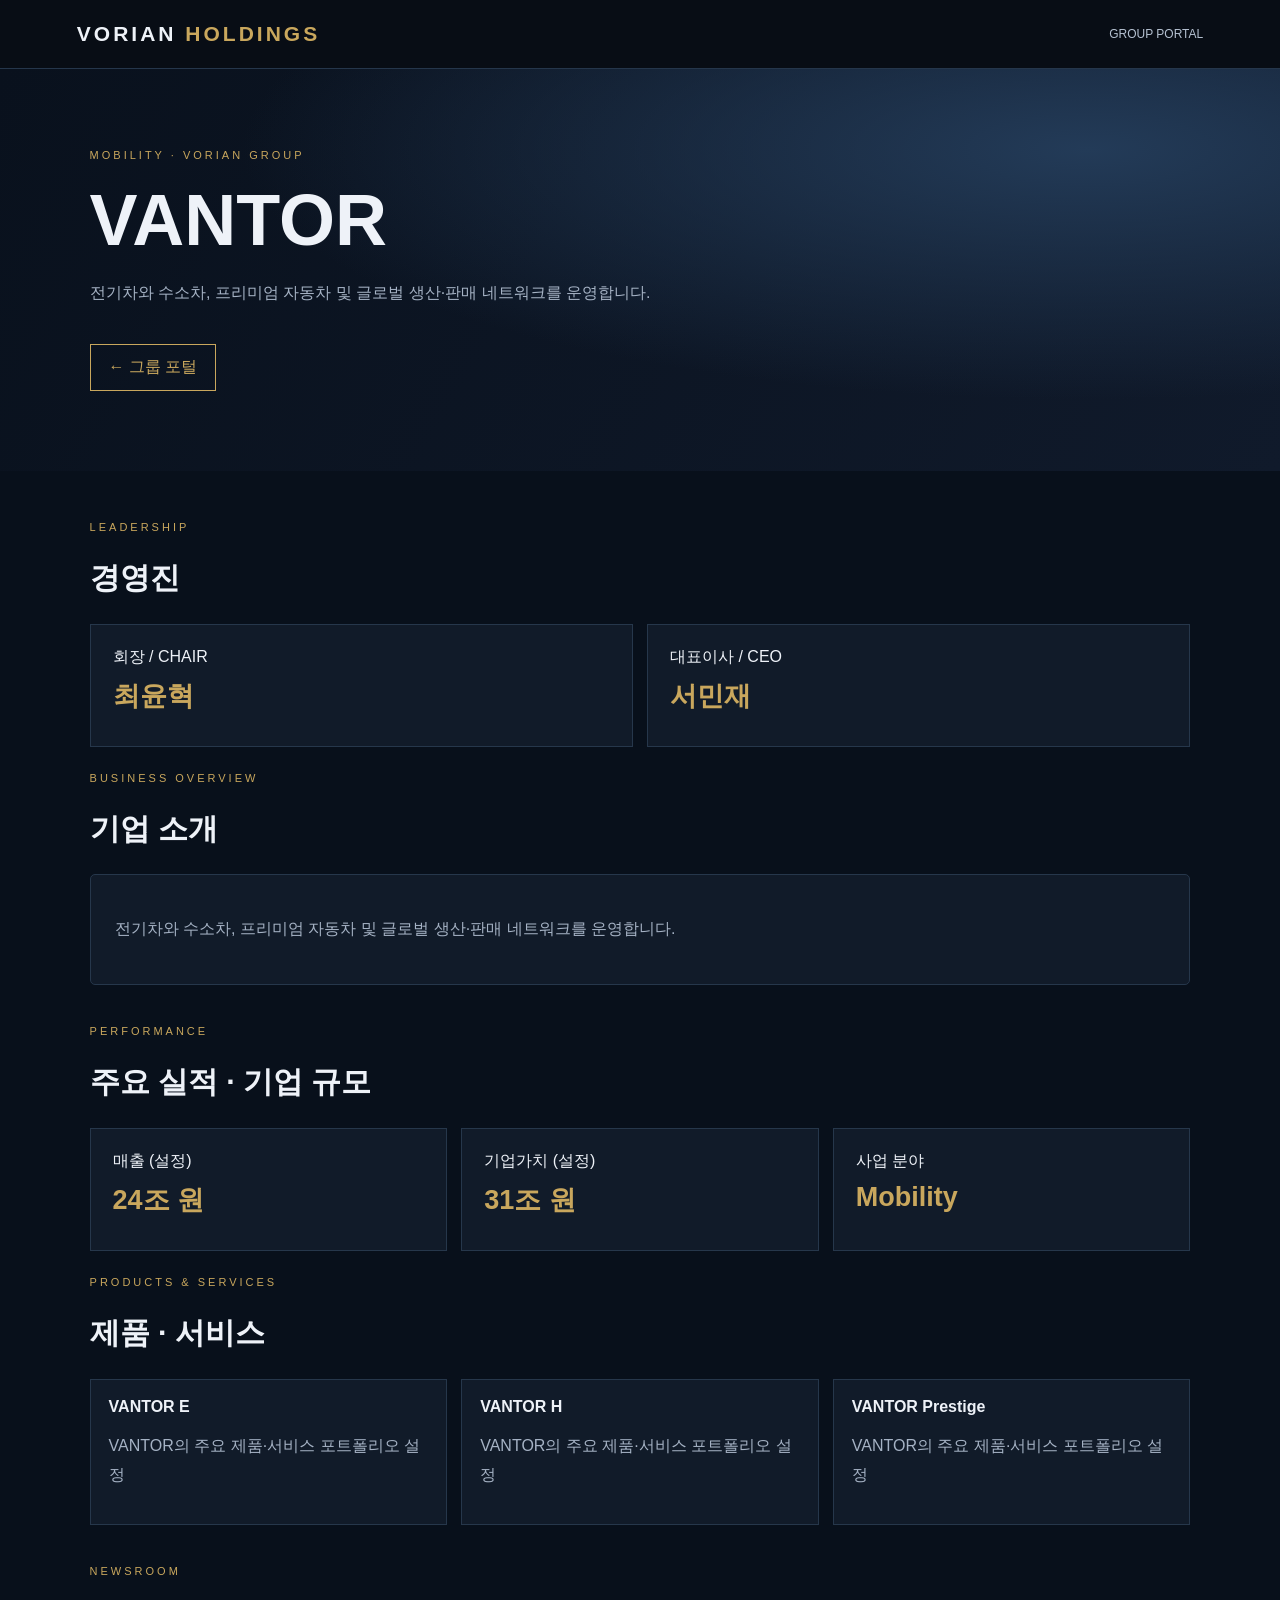
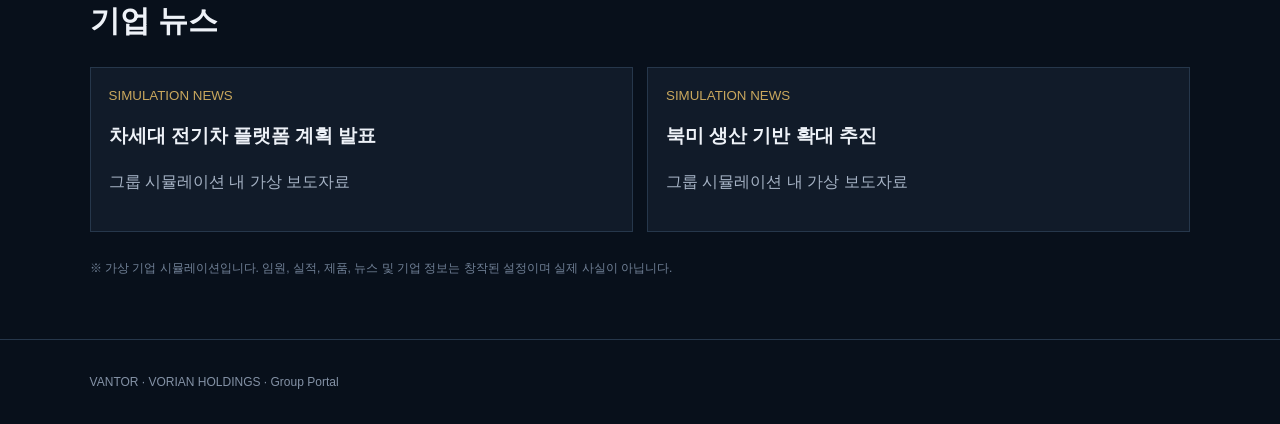
<file: vantor.html>
<!doctype html><html lang="ko"><head><meta charset="utf-8"><meta name="viewport" content="width=device-width,initial-scale=1"><title>VANTOR | VORIAN</title><link rel="stylesheet" href="../style.css"></head><body><header class="nav"><a class="brand" href="../index.html">VORIAN <b>HOLDINGS</b></a><div class="navlinks"><a href="../index.html">GROUP PORTAL</a></div></header><section class="hero"><div class="kicker">MOBILITY · VORIAN GROUP</div><h1>VANTOR</h1><p>전기차와 수소차, 프리미엄 자동차 및 글로벌 생산·판매 네트워크를 운영합니다.</p><a class="btn" href="../index.html">← 그룹 포털</a></section><section class="wrap"><div class="kicker">LEADERSHIP</div><h2>경영진</h2><div class="metrics"><div class="metric">회장 / CHAIR<strong>최윤혁</strong></div><div class="metric">대표이사 / CEO<strong>서민재</strong></div></div><div class="kicker">BUSINESS OVERVIEW</div><h2>기업 소개</h2><div class="box"><p class="muted">전기차와 수소차, 프리미엄 자동차 및 글로벌 생산·판매 네트워크를 운영합니다.</p></div><div class="kicker" style="margin-top:40px">PERFORMANCE</div><h2>주요 실적 · 기업 규모</h2><div class="metrics"><div class="metric">매출 (설정)<strong>24조 원</strong></div><div class="metric">기업가치 (설정)<strong>31조 원</strong></div><div class="metric">사업 분야<strong>Mobility</strong></div></div><div class="kicker">PRODUCTS & SERVICES</div><h2>제품 · 서비스</h2><div class="list"><div class="item"><b>VANTOR E</b><p class="muted">VANTOR의 주요 제품·서비스 포트폴리오 설정</p></div><div class="item"><b>VANTOR H</b><p class="muted">VANTOR의 주요 제품·서비스 포트폴리오 설정</p></div><div class="item"><b>VANTOR Prestige</b><p class="muted">VANTOR의 주요 제품·서비스 포트폴리오 설정</p></div></div><div class="kicker" style="margin-top:40px">NEWSROOM</div><h2>기업 뉴스</h2><div class="list"><div class="item"><small class="gold">SIMULATION NEWS</small><h3>차세대 전기차 플랫폼 계획 발표</h3><p class="muted">그룹 시뮬레이션 내 가상 보도자료</p></div><div class="item"><small class="gold">SIMULATION NEWS</small><h3>북미 생산 기반 확대 추진</h3><p class="muted">그룹 시뮬레이션 내 가상 보도자료</p></div></div><p class="notice">※ 가상 기업 시뮬레이션입니다. 임원, 실적, 제품, 뉴스 및 기업 정보는 창작된 설정이며 실제 사실이 아닙니다.</p></section><footer class="foot">VANTOR · VORIAN HOLDINGS · <a href="../index.html">Group Portal</a></footer></body></html>
</file>
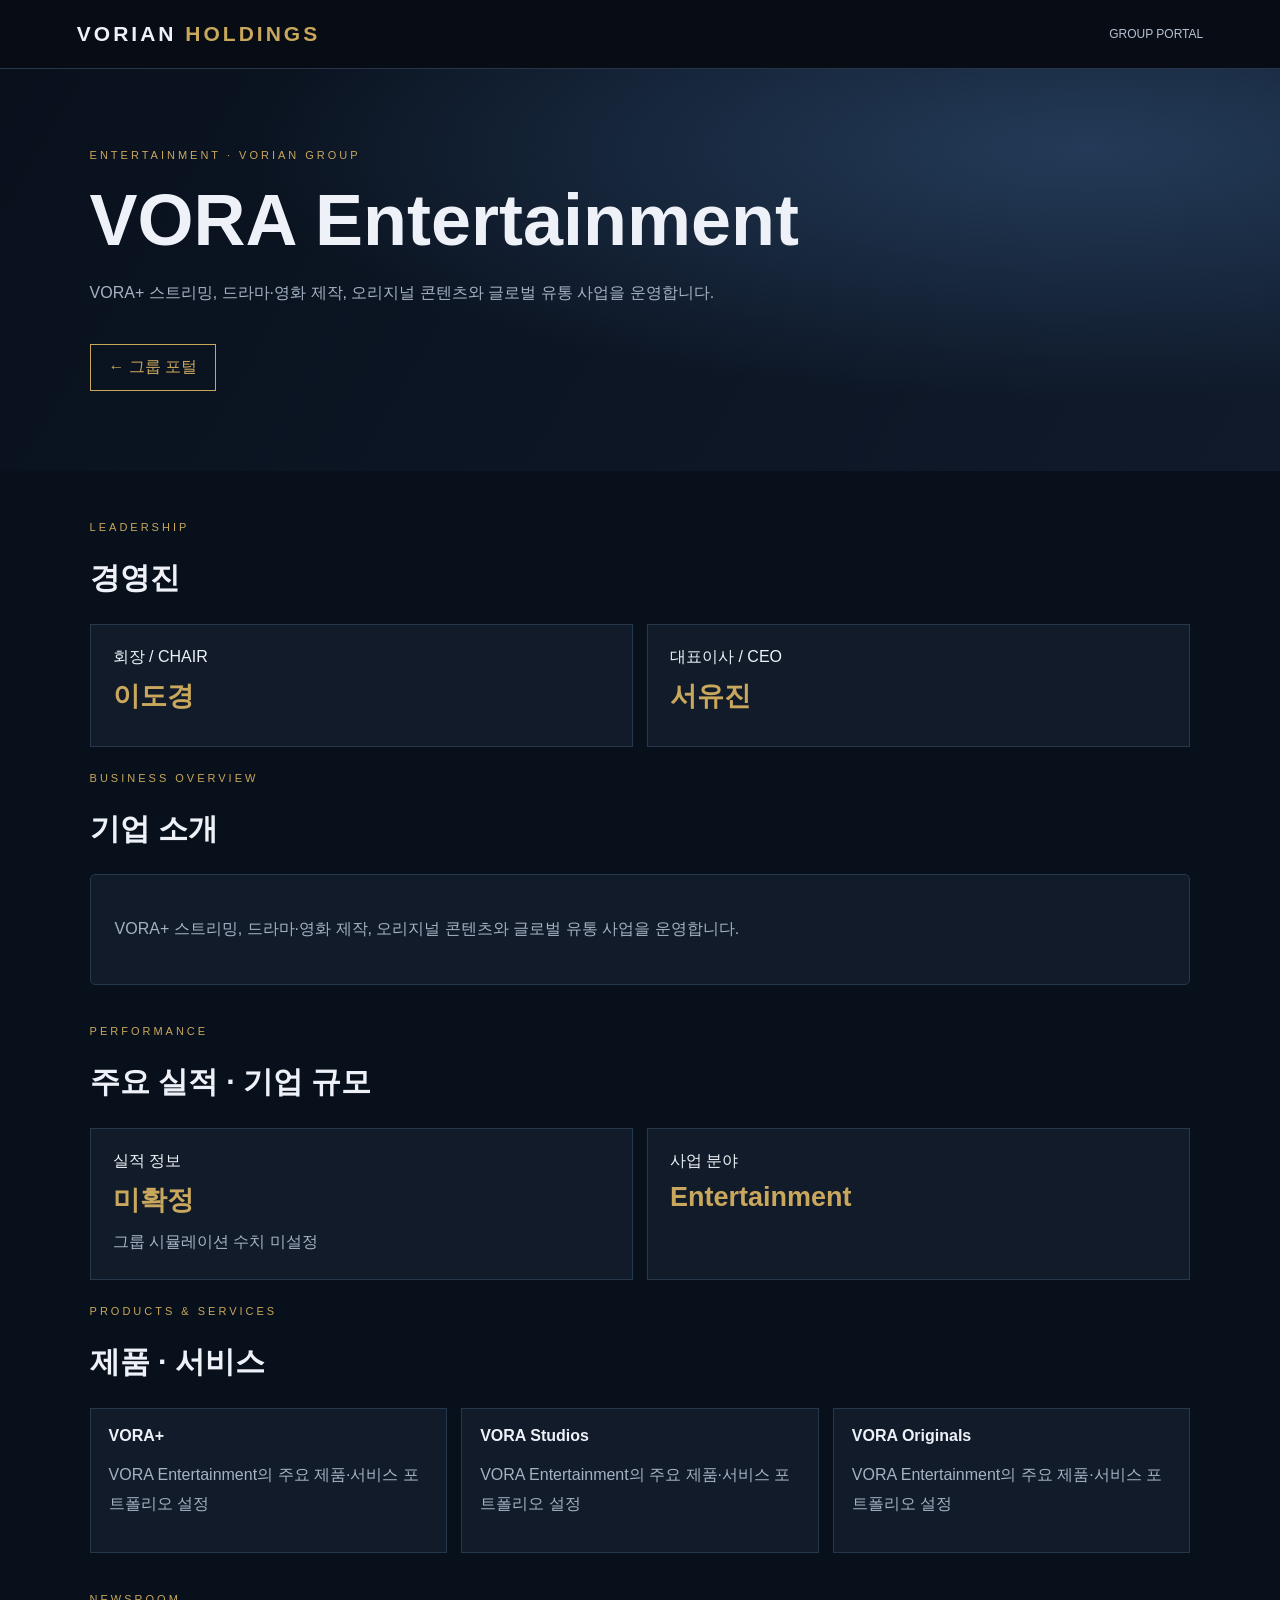
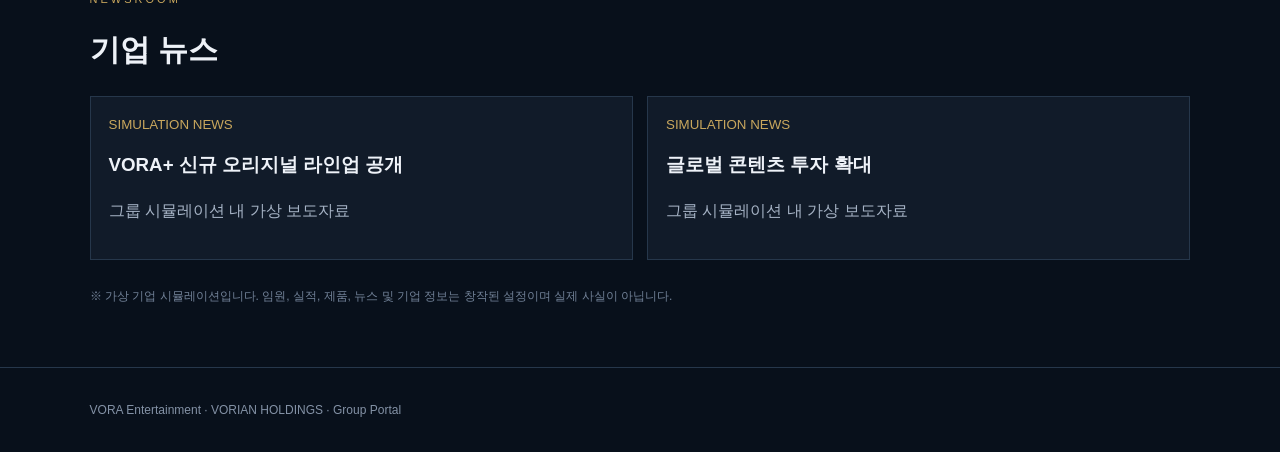
<file: vora_entertainment.html>
<!doctype html><html lang="ko"><head><meta charset="utf-8"><meta name="viewport" content="width=device-width,initial-scale=1"><title>VORA Entertainment | VORIAN</title><link rel="stylesheet" href="../style.css"></head><body><header class="nav"><a class="brand" href="../index.html">VORIAN <b>HOLDINGS</b></a><div class="navlinks"><a href="../index.html">GROUP PORTAL</a></div></header><section class="hero"><div class="kicker">ENTERTAINMENT · VORIAN GROUP</div><h1>VORA Entertainment</h1><p>VORA+ 스트리밍, 드라마·영화 제작, 오리지널 콘텐츠와 글로벌 유통 사업을 운영합니다.</p><a class="btn" href="../index.html">← 그룹 포털</a></section><section class="wrap"><div class="kicker">LEADERSHIP</div><h2>경영진</h2><div class="metrics"><div class="metric">회장 / CHAIR<strong>이도경</strong></div><div class="metric">대표이사 / CEO<strong>서유진</strong></div></div><div class="kicker">BUSINESS OVERVIEW</div><h2>기업 소개</h2><div class="box"><p class="muted">VORA+ 스트리밍, 드라마·영화 제작, 오리지널 콘텐츠와 글로벌 유통 사업을 운영합니다.</p></div><div class="kicker" style="margin-top:40px">PERFORMANCE</div><h2>주요 실적 · 기업 규모</h2><div class="metrics"><div class="metric">실적 정보<strong>미확정</strong><span class="muted">그룹 시뮬레이션 수치 미설정</span></div><div class="metric">사업 분야<strong>Entertainment</strong></div></div><div class="kicker">PRODUCTS & SERVICES</div><h2>제품 · 서비스</h2><div class="list"><div class="item"><b>VORA+</b><p class="muted">VORA Entertainment의 주요 제품·서비스 포트폴리오 설정</p></div><div class="item"><b>VORA Studios</b><p class="muted">VORA Entertainment의 주요 제품·서비스 포트폴리오 설정</p></div><div class="item"><b>VORA Originals</b><p class="muted">VORA Entertainment의 주요 제품·서비스 포트폴리오 설정</p></div></div><div class="kicker" style="margin-top:40px">NEWSROOM</div><h2>기업 뉴스</h2><div class="list"><div class="item"><small class="gold">SIMULATION NEWS</small><h3>VORA+ 신규 오리지널 라인업 공개</h3><p class="muted">그룹 시뮬레이션 내 가상 보도자료</p></div><div class="item"><small class="gold">SIMULATION NEWS</small><h3>글로벌 콘텐츠 투자 확대</h3><p class="muted">그룹 시뮬레이션 내 가상 보도자료</p></div></div><p class="notice">※ 가상 기업 시뮬레이션입니다. 임원, 실적, 제품, 뉴스 및 기업 정보는 창작된 설정이며 실제 사실이 아닙니다.</p></section><footer class="foot">VORA Entertainment · VORIAN HOLDINGS · <a href="../index.html">Group Portal</a></footer></body></html>
</file>
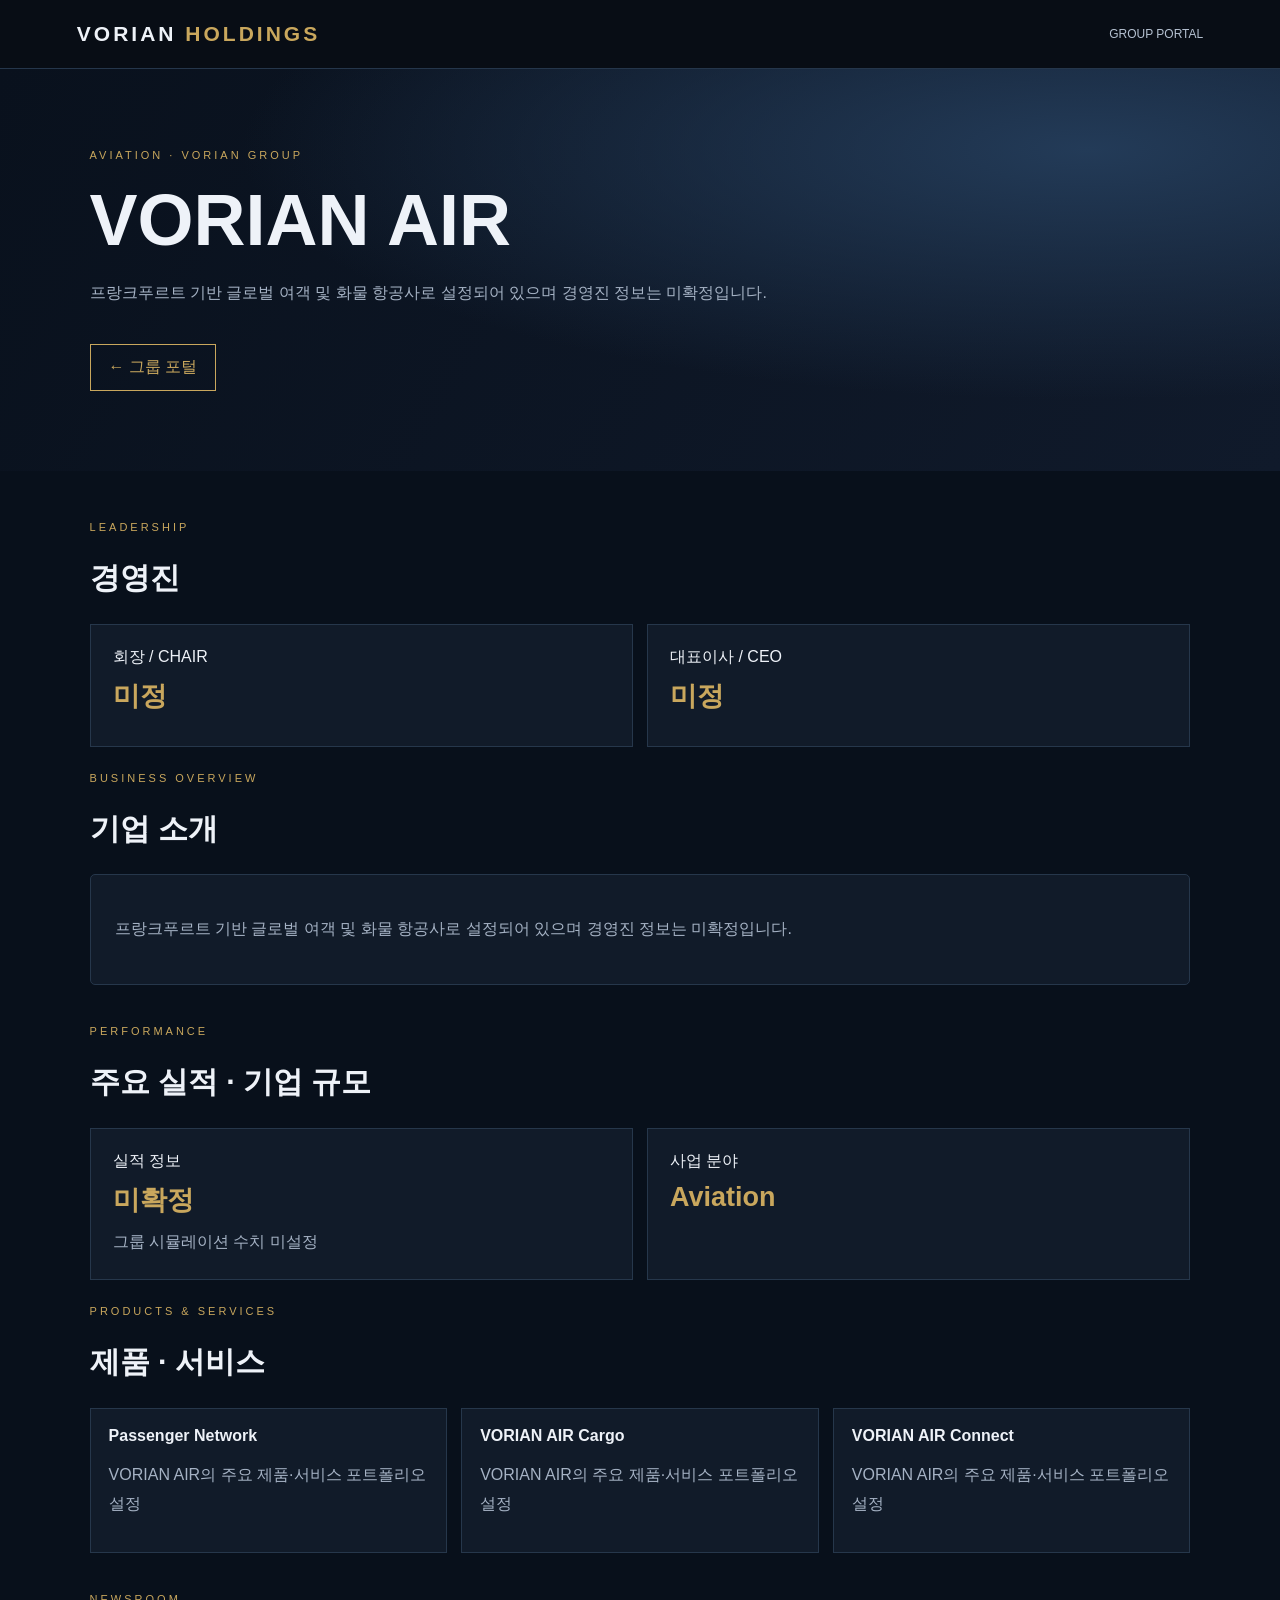
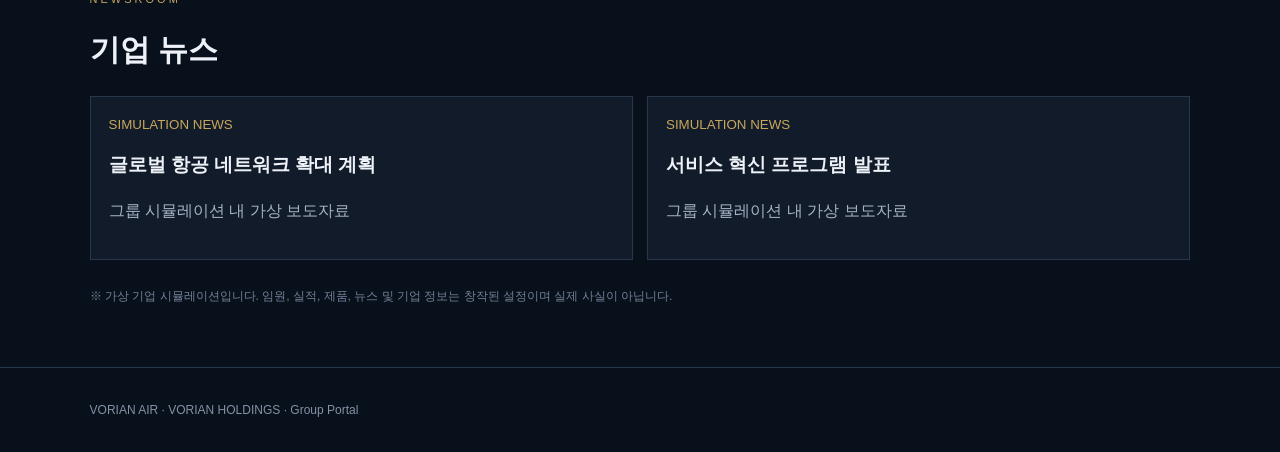
<file: vorian_air.html>
<!doctype html><html lang="ko"><head><meta charset="utf-8"><meta name="viewport" content="width=device-width,initial-scale=1"><title>VORIAN AIR | VORIAN</title><link rel="stylesheet" href="../style.css"></head><body><header class="nav"><a class="brand" href="../index.html">VORIAN <b>HOLDINGS</b></a><div class="navlinks"><a href="../index.html">GROUP PORTAL</a></div></header><section class="hero"><div class="kicker">AVIATION · VORIAN GROUP</div><h1>VORIAN AIR</h1><p>프랑크푸르트 기반 글로벌 여객 및 화물 항공사로 설정되어 있으며 경영진 정보는 미확정입니다.</p><a class="btn" href="../index.html">← 그룹 포털</a></section><section class="wrap"><div class="kicker">LEADERSHIP</div><h2>경영진</h2><div class="metrics"><div class="metric">회장 / CHAIR<strong>미정</strong></div><div class="metric">대표이사 / CEO<strong>미정</strong></div></div><div class="kicker">BUSINESS OVERVIEW</div><h2>기업 소개</h2><div class="box"><p class="muted">프랑크푸르트 기반 글로벌 여객 및 화물 항공사로 설정되어 있으며 경영진 정보는 미확정입니다.</p></div><div class="kicker" style="margin-top:40px">PERFORMANCE</div><h2>주요 실적 · 기업 규모</h2><div class="metrics"><div class="metric">실적 정보<strong>미확정</strong><span class="muted">그룹 시뮬레이션 수치 미설정</span></div><div class="metric">사업 분야<strong>Aviation</strong></div></div><div class="kicker">PRODUCTS & SERVICES</div><h2>제품 · 서비스</h2><div class="list"><div class="item"><b>Passenger Network</b><p class="muted">VORIAN AIR의 주요 제품·서비스 포트폴리오 설정</p></div><div class="item"><b>VORIAN AIR Cargo</b><p class="muted">VORIAN AIR의 주요 제품·서비스 포트폴리오 설정</p></div><div class="item"><b>VORIAN AIR Connect</b><p class="muted">VORIAN AIR의 주요 제품·서비스 포트폴리오 설정</p></div></div><div class="kicker" style="margin-top:40px">NEWSROOM</div><h2>기업 뉴스</h2><div class="list"><div class="item"><small class="gold">SIMULATION NEWS</small><h3>글로벌 항공 네트워크 확대 계획</h3><p class="muted">그룹 시뮬레이션 내 가상 보도자료</p></div><div class="item"><small class="gold">SIMULATION NEWS</small><h3>서비스 혁신 프로그램 발표</h3><p class="muted">그룹 시뮬레이션 내 가상 보도자료</p></div></div><p class="notice">※ 가상 기업 시뮬레이션입니다. 임원, 실적, 제품, 뉴스 및 기업 정보는 창작된 설정이며 실제 사실이 아닙니다.</p></section><footer class="foot">VORIAN AIR · VORIAN HOLDINGS · <a href="../index.html">Group Portal</a></footer></body></html>
</file>
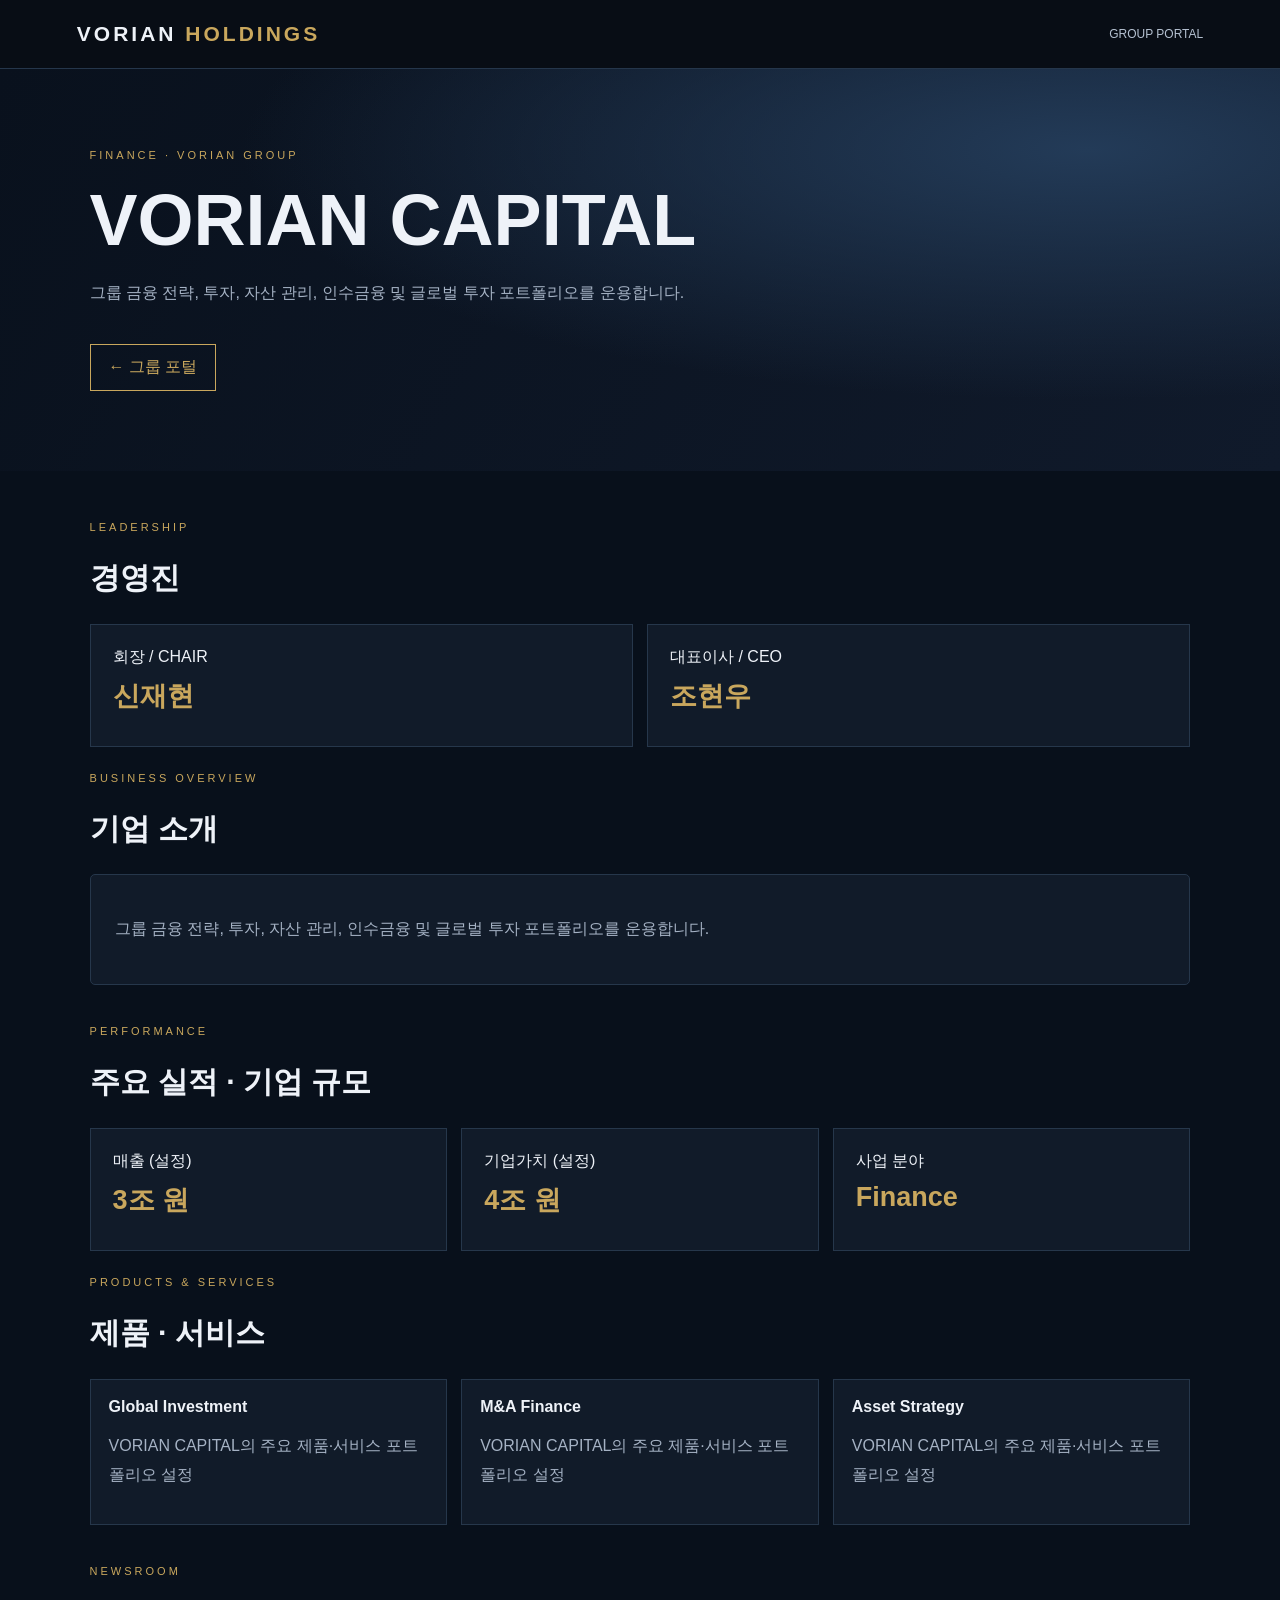
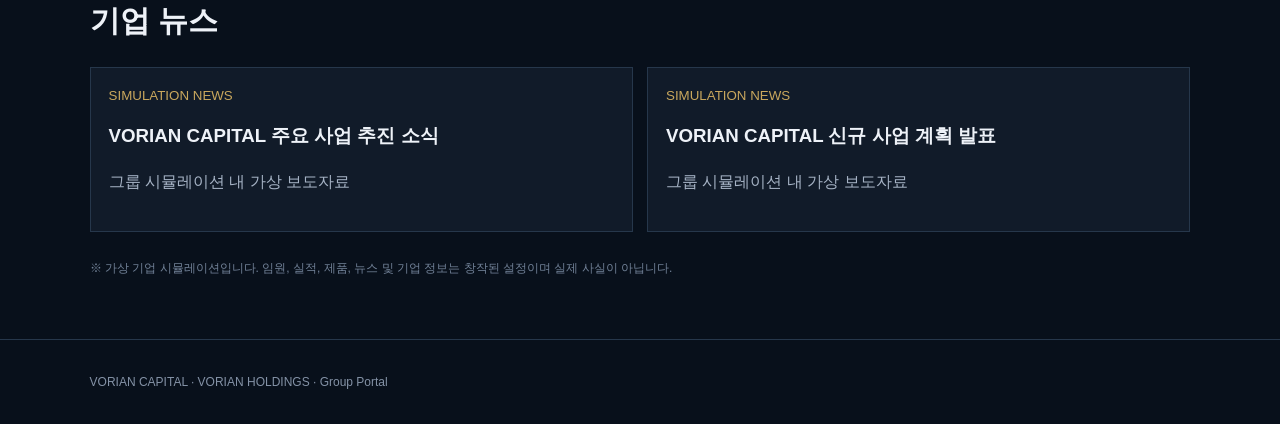
<file: vorian_capital.html>
<!doctype html><html lang="ko"><head><meta charset="utf-8"><meta name="viewport" content="width=device-width,initial-scale=1"><title>VORIAN CAPITAL | VORIAN</title><link rel="stylesheet" href="../style.css"></head><body><header class="nav"><a class="brand" href="../index.html">VORIAN <b>HOLDINGS</b></a><div class="navlinks"><a href="../index.html">GROUP PORTAL</a></div></header><section class="hero"><div class="kicker">FINANCE · VORIAN GROUP</div><h1>VORIAN CAPITAL</h1><p>그룹 금융 전략, 투자, 자산 관리, 인수금융 및 글로벌 투자 포트폴리오를 운용합니다.</p><a class="btn" href="../index.html">← 그룹 포털</a></section><section class="wrap"><div class="kicker">LEADERSHIP</div><h2>경영진</h2><div class="metrics"><div class="metric">회장 / CHAIR<strong>신재현</strong></div><div class="metric">대표이사 / CEO<strong>조현우</strong></div></div><div class="kicker">BUSINESS OVERVIEW</div><h2>기업 소개</h2><div class="box"><p class="muted">그룹 금융 전략, 투자, 자산 관리, 인수금융 및 글로벌 투자 포트폴리오를 운용합니다.</p></div><div class="kicker" style="margin-top:40px">PERFORMANCE</div><h2>주요 실적 · 기업 규모</h2><div class="metrics"><div class="metric">매출 (설정)<strong>3조 원</strong></div><div class="metric">기업가치 (설정)<strong>4조 원</strong></div><div class="metric">사업 분야<strong>Finance</strong></div></div><div class="kicker">PRODUCTS & SERVICES</div><h2>제품 · 서비스</h2><div class="list"><div class="item"><b>Global Investment</b><p class="muted">VORIAN CAPITAL의 주요 제품·서비스 포트폴리오 설정</p></div><div class="item"><b>M&A Finance</b><p class="muted">VORIAN CAPITAL의 주요 제품·서비스 포트폴리오 설정</p></div><div class="item"><b>Asset Strategy</b><p class="muted">VORIAN CAPITAL의 주요 제품·서비스 포트폴리오 설정</p></div></div><div class="kicker" style="margin-top:40px">NEWSROOM</div><h2>기업 뉴스</h2><div class="list"><div class="item"><small class="gold">SIMULATION NEWS</small><h3>VORIAN CAPITAL 주요 사업 추진 소식</h3><p class="muted">그룹 시뮬레이션 내 가상 보도자료</p></div><div class="item"><small class="gold">SIMULATION NEWS</small><h3>VORIAN CAPITAL 신규 사업 계획 발표</h3><p class="muted">그룹 시뮬레이션 내 가상 보도자료</p></div></div><p class="notice">※ 가상 기업 시뮬레이션입니다. 임원, 실적, 제품, 뉴스 및 기업 정보는 창작된 설정이며 실제 사실이 아닙니다.</p></section><footer class="foot">VORIAN CAPITAL · VORIAN HOLDINGS · <a href="../index.html">Group Portal</a></footer></body></html>
</file>
<file: style.css>
*{box-sizing:border-box}body{margin:0;background:#08101b;color:#eef2f8;font-family:Arial,'Noto Sans KR',sans-serif}a{color:inherit;text-decoration:none}.nav{padding:22px 6%;display:flex;justify-content:space-between;align-items:center;border-bottom:1px solid #25364b;background:#080d15}.brand{font-weight:900;letter-spacing:3px;font-size:21px}.brand b,.gold{color:#c9a75d}.navlinks{display:flex;gap:18px;font-size:12px;color:#b5c1d1}.hero{padding:80px 7%;background:radial-gradient(ellipse at 85% 20%,#233b58,transparent 55%),linear-gradient(120deg,#09111d,#101a2b)}.kicker{font-size:11px;letter-spacing:3px;color:#c9a75d}.hero h1{font-size:clamp(38px,6vw,72px);margin:18px 0}.hero p,.muted{color:#a5b2c4;line-height:1.8}.wrap{padding:50px 7%}.cards{display:grid;grid-template-columns:repeat(auto-fit,minmax(240px,1fr));gap:15px}.card,.box{border:1px solid #26374b;background:#111b29;padding:24px;border-radius:5px}.card:hover{border-color:#c9a75d}.card .logo{font-size:22px;font-weight:800;letter-spacing:1px;margin:15px 0}.card small{color:#c9a75d;letter-spacing:2px}.metrics{display:grid;grid-template-columns:repeat(auto-fit,minmax(180px,1fr));gap:14px;margin:25px 0}.metric{border:1px solid #26374b;padding:22px;background:#111b29}.metric strong{display:block;font-size:27px;color:#c9a75d;margin:10px 0}.list{display:grid;grid-template-columns:repeat(auto-fit,minmax(220px,1fr));gap:14px}.item{padding:18px;background:#111b29;border:1px solid #26374b}.foot{border-top:1px solid #26374b;padding:35px 7%;color:#8492a6;font-size:12px}.btn{display:inline-block;border:1px solid #c9a75d;color:#c9a75d;padding:12px 18px;margin-top:20px}.notice{font-size:12px;color:#718197;margin-top:28px}h2{font-size:30px}
</file>
